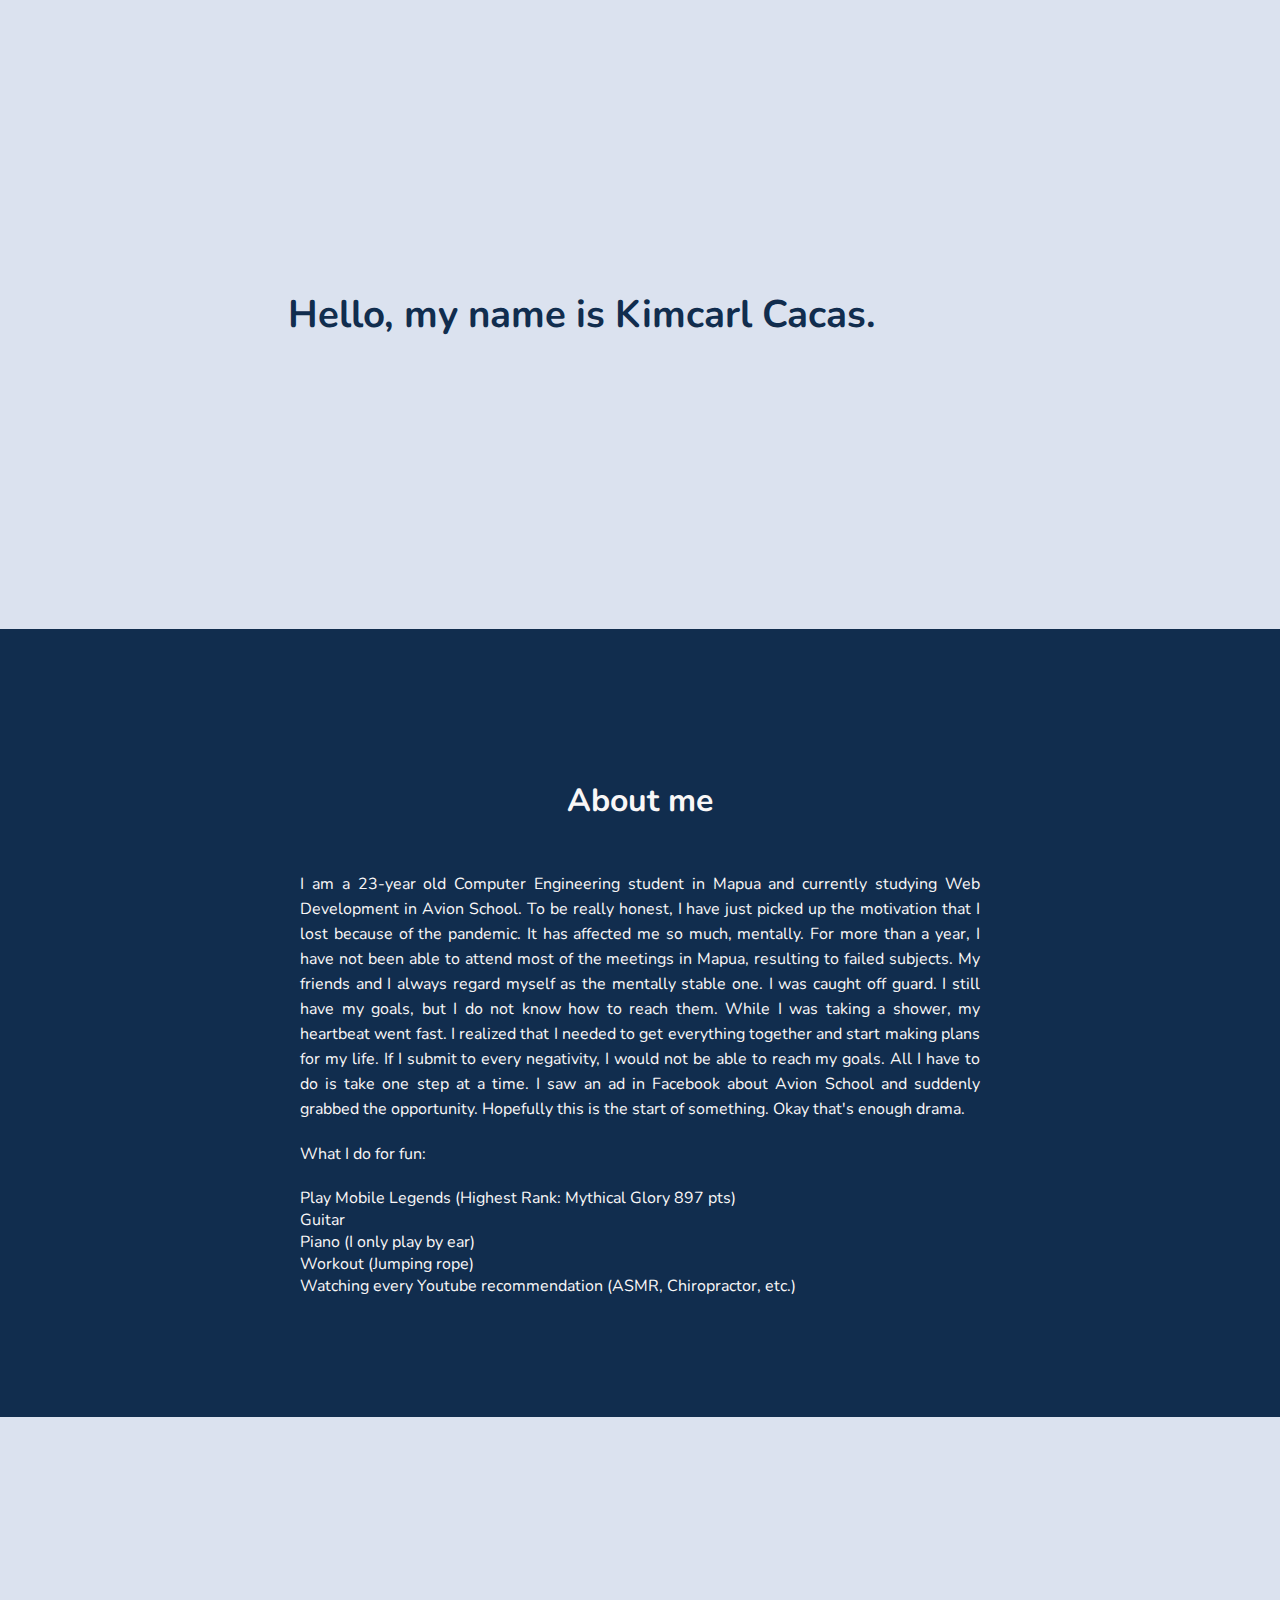
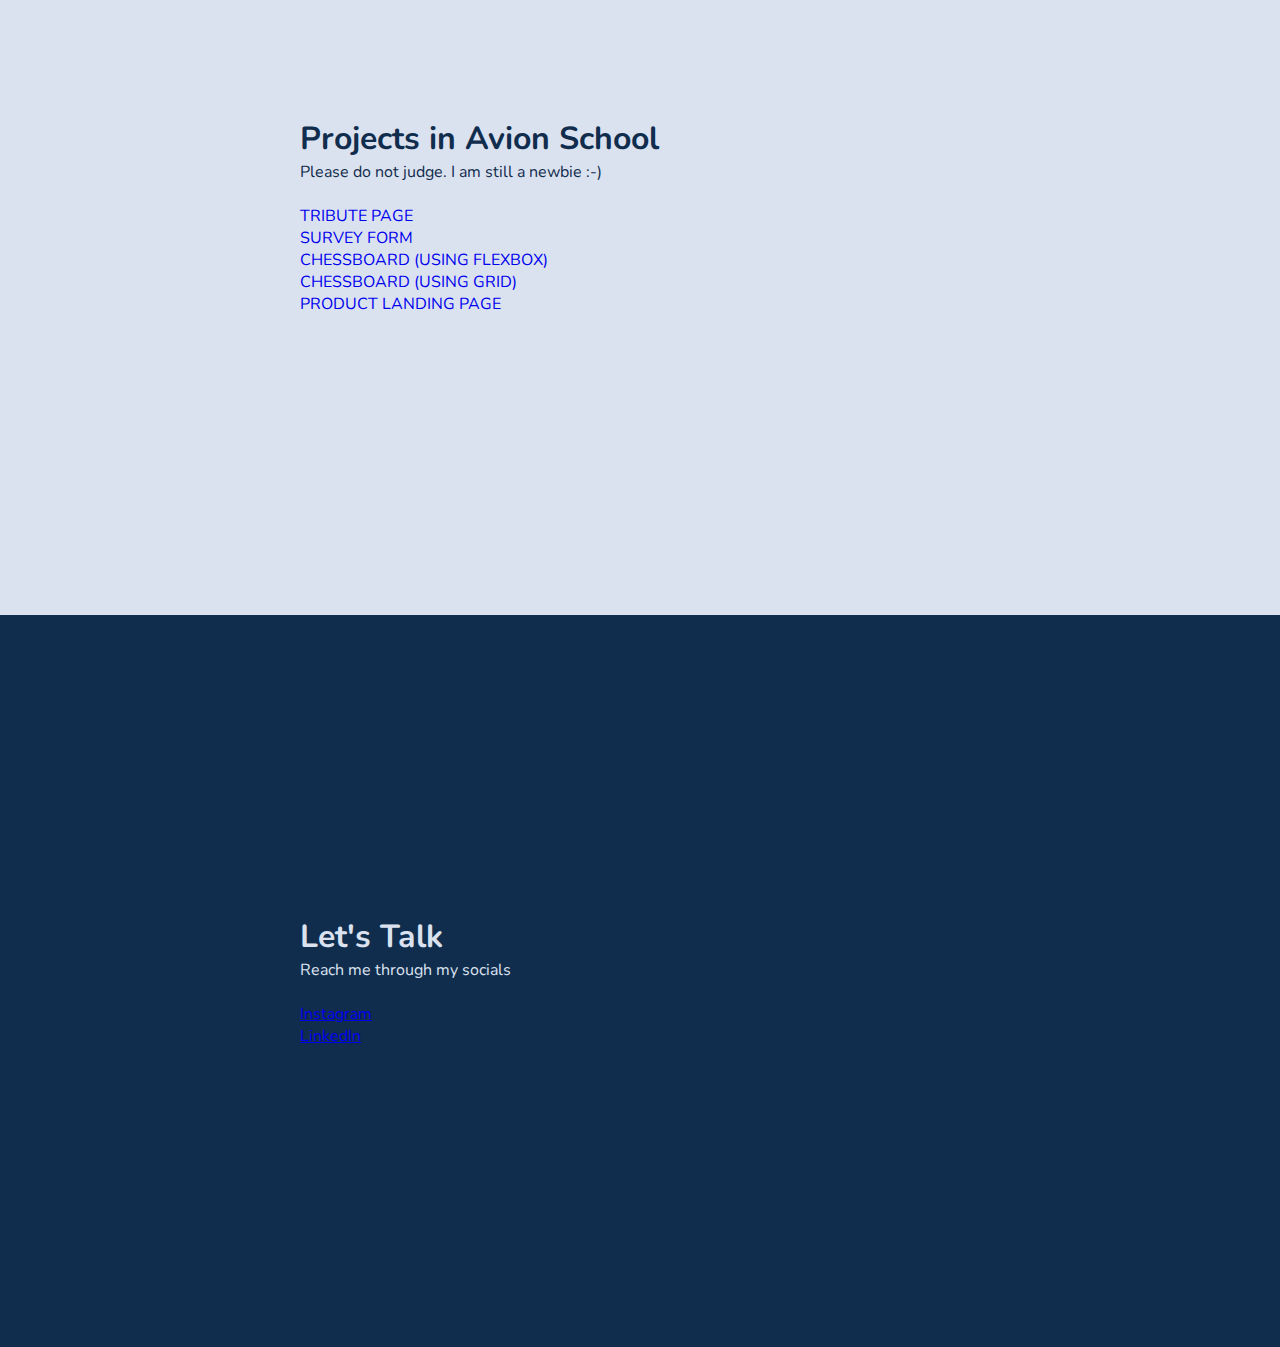
<file: index.html>
<!DOCTYPE html>
<html lang="en">
<head>
    <meta charset="UTF-8">
    <meta http-equiv="X-UA-Compatible" content="IE=edge">
    <meta name="viewport" content="width=device-width, initial-scale=1.0">
    <title>Kimcarl Cacas</title>
    <link rel="stylesheet" href="styles.css">
    <link rel="preconnect" href="https://fonts.googleapis.com">
<link rel="preconnect" href="https://fonts.gstatic.com" crossorigin>
<link href="https://fonts.googleapis.com/css2?family=Nunito:wght@300;400&display=swap" rel="stylesheet">


</head>
<body>

    <main class  = 'main-container'>
        <header id  = 'intro-container'>
            <div id = 'intro-text'>
                <h1>Hello, my name is Kimcarl Cacas.</h1>
            </div>
        </header>

        <section class = 'about-container'>
            <div id = 'about'>
                <h1>About me</h1>
            </div>

            <div id ='about-text'>
                <p align='justify'>
                    I am a 23-year old Computer Engineering student in Mapua and 
                    currently studying Web Development in Avion School. To be really honest, I have just picked up the motivation
                    that I lost because of the pandemic. It has affected me so much, mentally. For more than a year, I have not been
                    able to attend most of the meetings in Mapua, resulting to failed subjects. My friends and I always regard myself
                    as the mentally stable one. I was caught off guard. I still have my goals, but I do not know how to reach them. While I was taking a shower, my heartbeat went fast. I realized that I needed to get everything together and start
                    making plans for my life. If I submit to every negativity, I would not be able to reach my goals. All I have to do is
                    take one step at a time. I saw an ad in Facebook about Avion School and suddenly grabbed the opportunity. Hopefully
                    this is the start of something. Okay that's enough drama.
                </p>

                <p>
                    What I do for fun:
                    <ul>
                        <li>Play Mobile Legends (Highest Rank: Mythical Glory 897 pts)</li>
                        <li>Guitar</li>
                        <li>Piano (I only play by ear)</li>
                        <li>Workout (Jumping rope)</li>
                        <li>Watching every Youtube recommendation (ASMR, Chiropractor, etc.)</li>
                    </ul>
                </p>
            </div>
        </section>

        <section id = 'projects-container'>
            <div id = 'projects'>
                <h1>Projects in Avion School</h1>
                <p>Please do not judge. I am still a newbie :-)</p>
                <div class = 'project-item'><a target="_blank" href="tribute-page/index.html">TRIBUTE PAGE</a></div>
                <div class = 'project-item'><a target="_blank" href="survey-form/index.html">SURVEY FORM</a></div>
                <div class = 'project-item'><a target="_blank" href="chessboard/index.html">CHESSBOARD (USING FLEXBOX)</a></div>
                <div class = 'project-item'><a target="_blank" href="chessboard/grid.html">CHESSBOARD (USING GRID)</a></div>
                <div class = 'project-item'><a target="_blank" href="landing-page/index.html">PRODUCT LANDING PAGE</a></div>
            </div>
        </section>

        <section id = 'contact-container'>
            <h1>Let's Talk</h1>
            <p>Reach me through my socials</p>
            <div class="contact"><a target="_blank" href="https://instagram.com/kimcarl.c">Instagram</a></div>
            <div class="contact">
                <a target="_blank" href="https://linkedin.com/in/kbcacas">LinkedIn</a>
            </div>
        </section>

    </main>
   
</body>
</html>
</file>
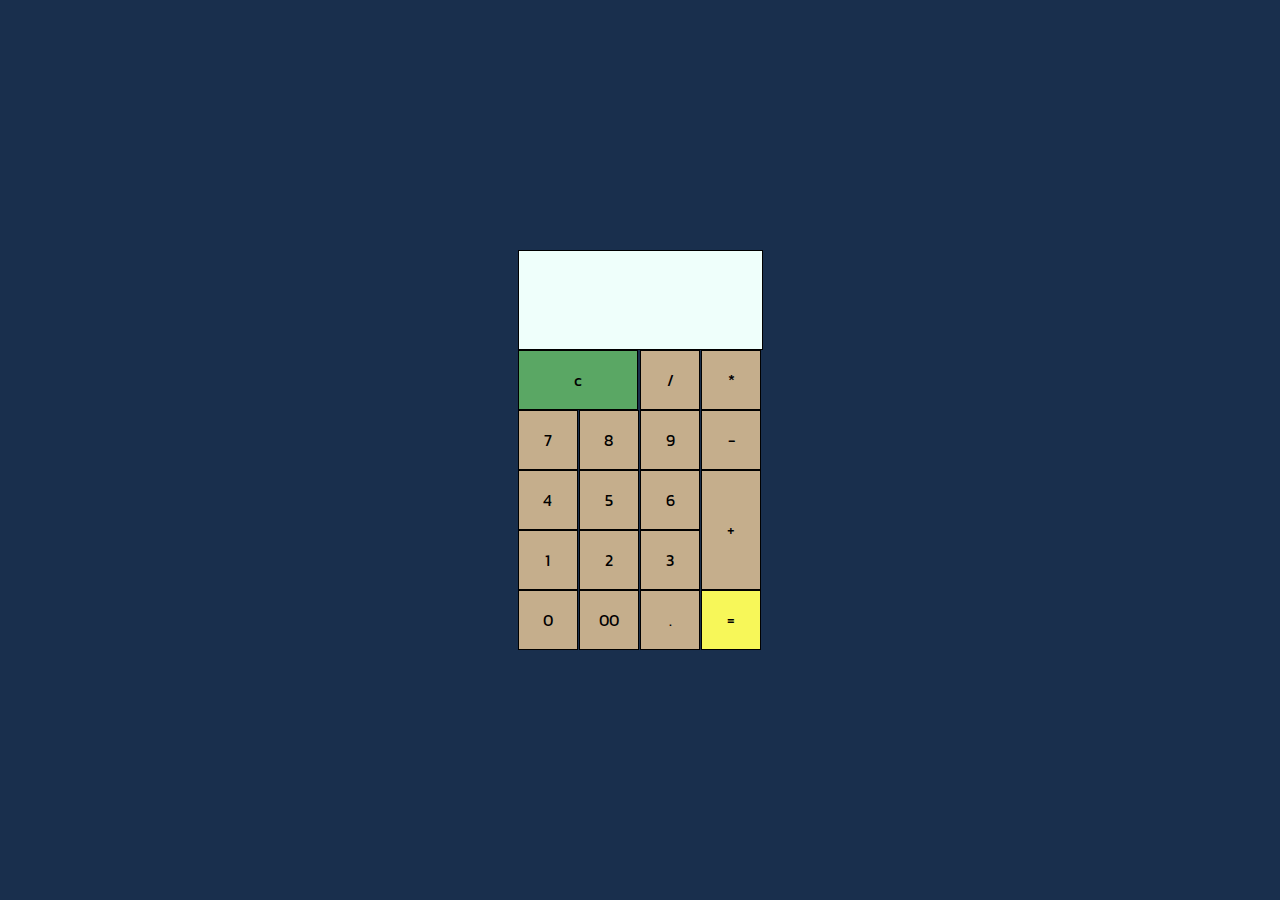
<file: calculator-activity/index.html>
<!DOCTYPE html>
<html lang="en">
<head>
   <meta charset="UTF-8">
   <meta http-equiv="X-UA-Compatible" content="IE=edge">
   <meta name="viewport" content="width=device-width, initial-scale=1.0">
   <link rel="stylesheet" href="style.css">
   <link rel="preconnect" href="https://fonts.googleapis.com">
<link rel="preconnect" href="https://fonts.gstatic.com" crossorigin>
<link href="https://fonts.googleapis.com/css2?family=Kanit&display=swap" rel="stylesheet">
   <title>Document</title>
</head>
<body>

   

   <form class = 'calculator' name = 'calc'>
      <input class = 'value' type="text" name="txt" readonly="">
      <span class = 'num clear' onclick = "document.calc.txt.value = ''">c</span>
      <span class = 'num' onclick = "document.calc.txt.value += '/'"">/</span>
      <span class = 'num' onclick = "document.calc.txt.value += '*'"">*</span>
      <span class = 'num' onclick = "document.calc.txt.value += '7'"">7</span>
      <span class = 'num' onclick = "document.calc.txt.value += '8'"">8</span>
      <span class = 'num' onclick = "document.calc.txt.value += '9'"">9</span>
      <span class = 'num' onclick = "document.calc.txt.value += '-'"">-</span>
      <span class = 'num' onclick = "document.calc.txt.value += '4'"">4</span>
      <span class = 'num' onclick = "document.calc.txt.value += '5'"">5</span>
      <span class = 'num' onclick = "document.calc.txt.value += '6'"">6</span>
      <span class = 'num plus' onclick = "document.calc.txt.value += '+'"">+</span>
      <span class = 'num' onclick = "document.calc.txt.value += '1'"">1</span>
      <span class = 'num' onclick = "document.calc.txt.value += '2'"">2</span>
      <span class = 'num' onclick = "document.calc.txt.value += '3'"">3</span>
      <span class = 'num' onclick = "document.calc.txt.value += '0'"">0</span>
      <span class = 'num' onclick = "document.calc.txt.value += '00'"">00</span>
      <span class = 'num' onclick = "document.calc.txt.value += '.'"">.</span>
      <span class = 'num equal' onclick = "document.calc.txt.value =eval(document.calc.txt.value)">=</span>

   </form>
   
</body>
</html>
</file>
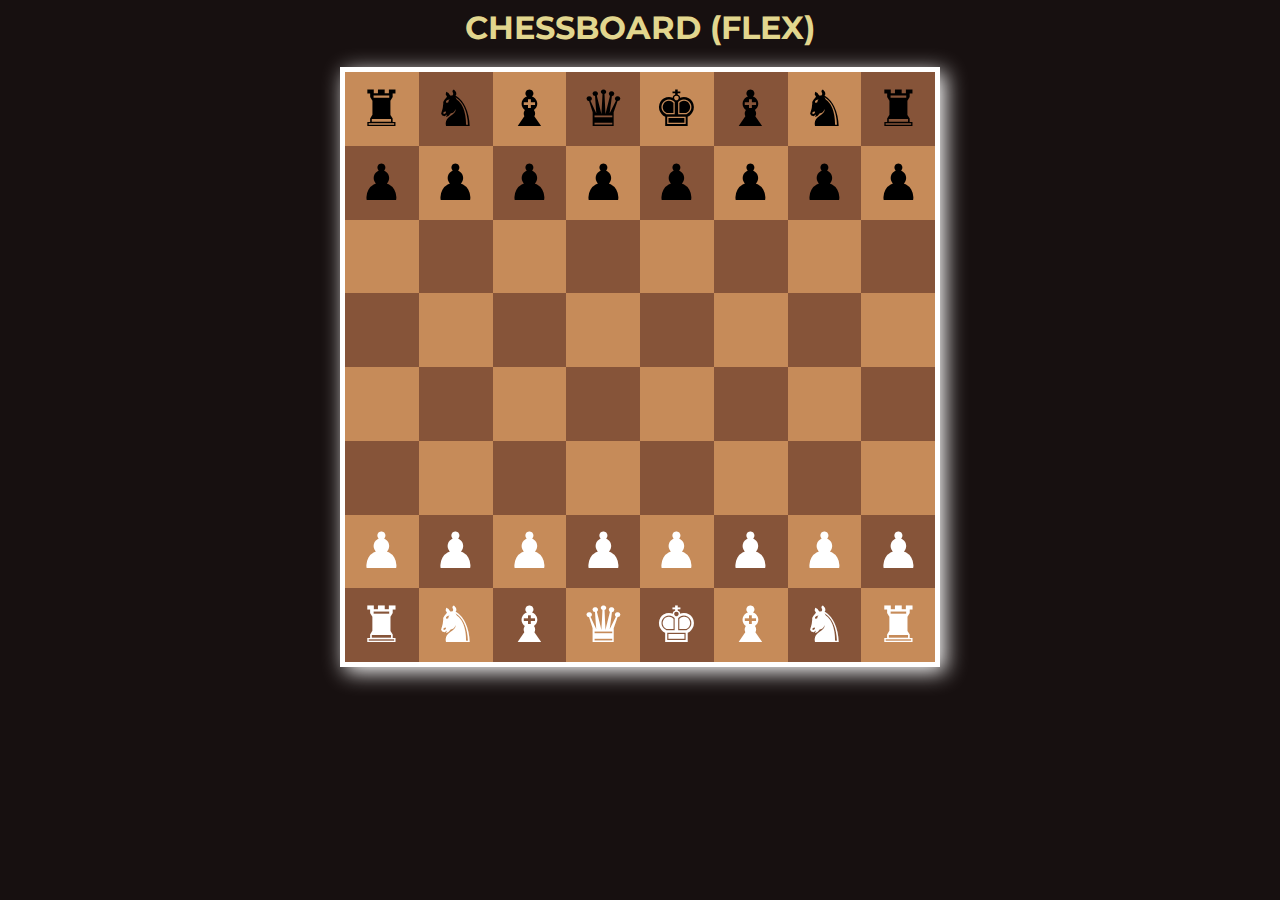
<file: chessboard/index.html>
<!DOCTYPE html>
<html lang="en">
<head>
    <meta charset="UTF-8">
    <meta http-equiv="X-UA-Compatible" content="IE=edge">
    <meta name="viewport" content="width=device-width, initial-scale=1.0">
    <link rel="stylesheet" href="styles.css">
    <link href="https://fonts.googleapis.com/css2?family=Corben&family=Montserrat:wght@500&family=Mukta:wght@500&family=Roboto&display=swap" rel="stylesheet">

    <title>Chessboard (FLEX)</title>
</head>
<body>

    <h1> CHESSBOARD (FLEX)</h1>
    <main id = 'board-container'>
        <div id="board">

            <div class="white top">&#9820;</div>
            <div class="black top">&#9822;</div>
            <div class="white top">&#9821;</div>
            <div class="black top">&#9819;</div>
            <div class="white top">&#9818;</div>
            <div class="black top">&#9821;</div>
            <div class="white top">&#9822;</div>
            <div class="black top">&#9820;</div>

            <div class="black top">&#9823;</div>
            <div class="white top">&#9823;</div>
            <div class="black top">&#9823;</div>
            <div class="white top">&#9823;</div>
            <div class="black top">&#9823;</div>
            <div class="white top">&#9823;</div>
            <div class="black top">&#9823;</div>
            <div class="white top">&#9823;</div>

            <div class="white"></div>
            <div class="black"></div>
            <div class="white"></div>
            <div class="black"></div>
            <div class="white"></div>
            <div class="black"></div>
            <div class="white"></div>
            <div class="black"></div>

            <div class="black"></div>
            <div class="white"></div>
            <div class="black"></div>
            <div class="white"></div>
            <div class="black"></div>
            <div class="white"></div>
            <div class="black"></div>
            <div class="white"></div>

            <div class="white"></div>
            <div class="black"></div>
            <div class="white"></div>
            <div class="black"></div>
            <div class="white"></div>
            <div class="black"></div>
            <div class="white"></div>
            <div class="black"></div>

            <div class="black"></div>
            <div class="white"></div>
            <div class="black"></div>
            <div class="white"></div>
            <div class="black"></div>
            <div class="white"></div>
            <div class="black"></div>
            <div class="white"></div>

            <div class="white bot">&#9823;</div>
            <div class="black bot">&#9823;</div>
            <div class="white bot">&#9823;</div>
            <div class="black bot">&#9823;</div>
            <div class="white bot">&#9823;</div>
            <div class="black bot">&#9823;</div>
            <div class="white bot">&#9823;</div>
            <div class="black bot">&#9823;</div>

            <div class="black bot">&#9820;</div>
            <div class="white bot">&#9822;</div>
            <div class="black bot">&#9821;</div>
            <div class="white bot">&#9819;</div>
            <div class="black bot">&#9818;</div>
            <div class="white bot">&#9821;</div>
            <div class="black bot">&#9822;</div>
            <div class="white bot">&#9820;</div>
        </div>
    </main>
       
    
</body>
</html>
</file>
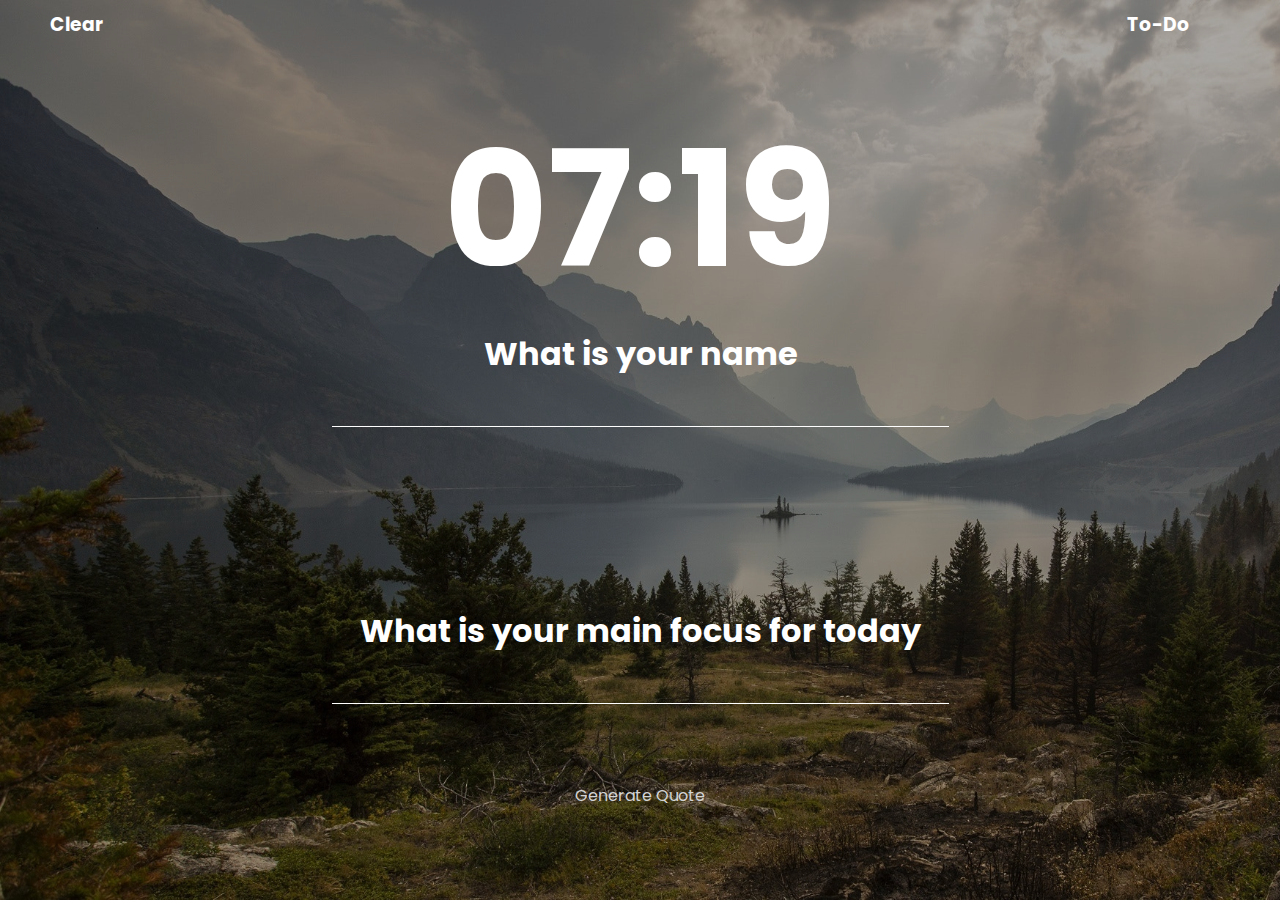
<file: momentum/index.html>
<!DOCTYPE html>
<html lang="en">
<head>
    <meta charset="UTF-8">
    <meta http-equiv="X-UA-Compatible" content="IE=edge">
    <meta name="viewport" content="width=device-width, initial-scale=1.0">
    <link rel="stylesheet" href="styles.css">
    <link rel="stylesheet" href="https://cdnjs.cloudflare.com/ajax/libs/font-awesome/4.7.0/css/font-awesome.min.css">
    <link rel="preconnect" href="https://fonts.googleapis.com">
<link rel="preconnect" href="https://fonts.gstatic.com" crossorigin>
<link href="https://fonts.googleapis.com/css2?family=Poppins&display=swap" rel="stylesheet">
<link rel="icon" href="assets/icon.png">
    <title>Momentum</title>
</head>
<body>
        <nav>
            <div class="nav-links">
                <div class="refresh">
                    <h3>Clear</h3>
                </div>
                <div class="todo-toggle">
                    <h3 class ='show-todo'>To-Do</h3>
                </div>  
            </div>
            
            <div class="todo-container">
                <div>
                    <h3>To-Do</h3>
                    <i style="font-size:24px" class="fa" id = 'close-btn'>&#xf00d;</i>
                </div>
                <form>
                    <input maxlength='30' type="text" class="todo-input" value ='' placeholder="Place todo here...">
                    <button class="todo-button" type = 'submit'>
                        <i class="fa fa-plus"></i>
                    </button>
                </form>

                <div class="todo-list-container">
                    <ul class="todo-list">
                    </ul>
                </div>
            </div>
        </nav>


        <section class="container">
            <div class="header">
                <div class="time"></div>
                <div class="container-name">
                    <div class="inputName">
                          <h1>What is your name</h1>
                            <input autocomplete="off" type="text" id="userName" onkeypress="greetings(event)" >
                    </div>
                    
                    <div class="greetings">
                    </div>
                    
                      <div class="container-focus">
                          <h1>What is your main focus for today</h1>
                            <input autocomplete="off" type="text" id="focusName" onkeypress="displayFocus(event)">
                          <div class="focusName">

                          </div>
                      </div>
                </div>

                <footer class="container-quotes">
                    <q class = 'quote' contenteditable="true" spellcheck="false" onkeypress="editQuote(this)"></q>
                    <div class="quotes-option-container">
                      <div class="quotes-option-flex">
                        <p class="quote-option-generate">Generate Quote</p>
                      </div>
                    </div>
                </footer>
            </div>
        </section>

    <script type="text/javascript" src = 'app.js' defer></script>
</body>
</html>
</file>
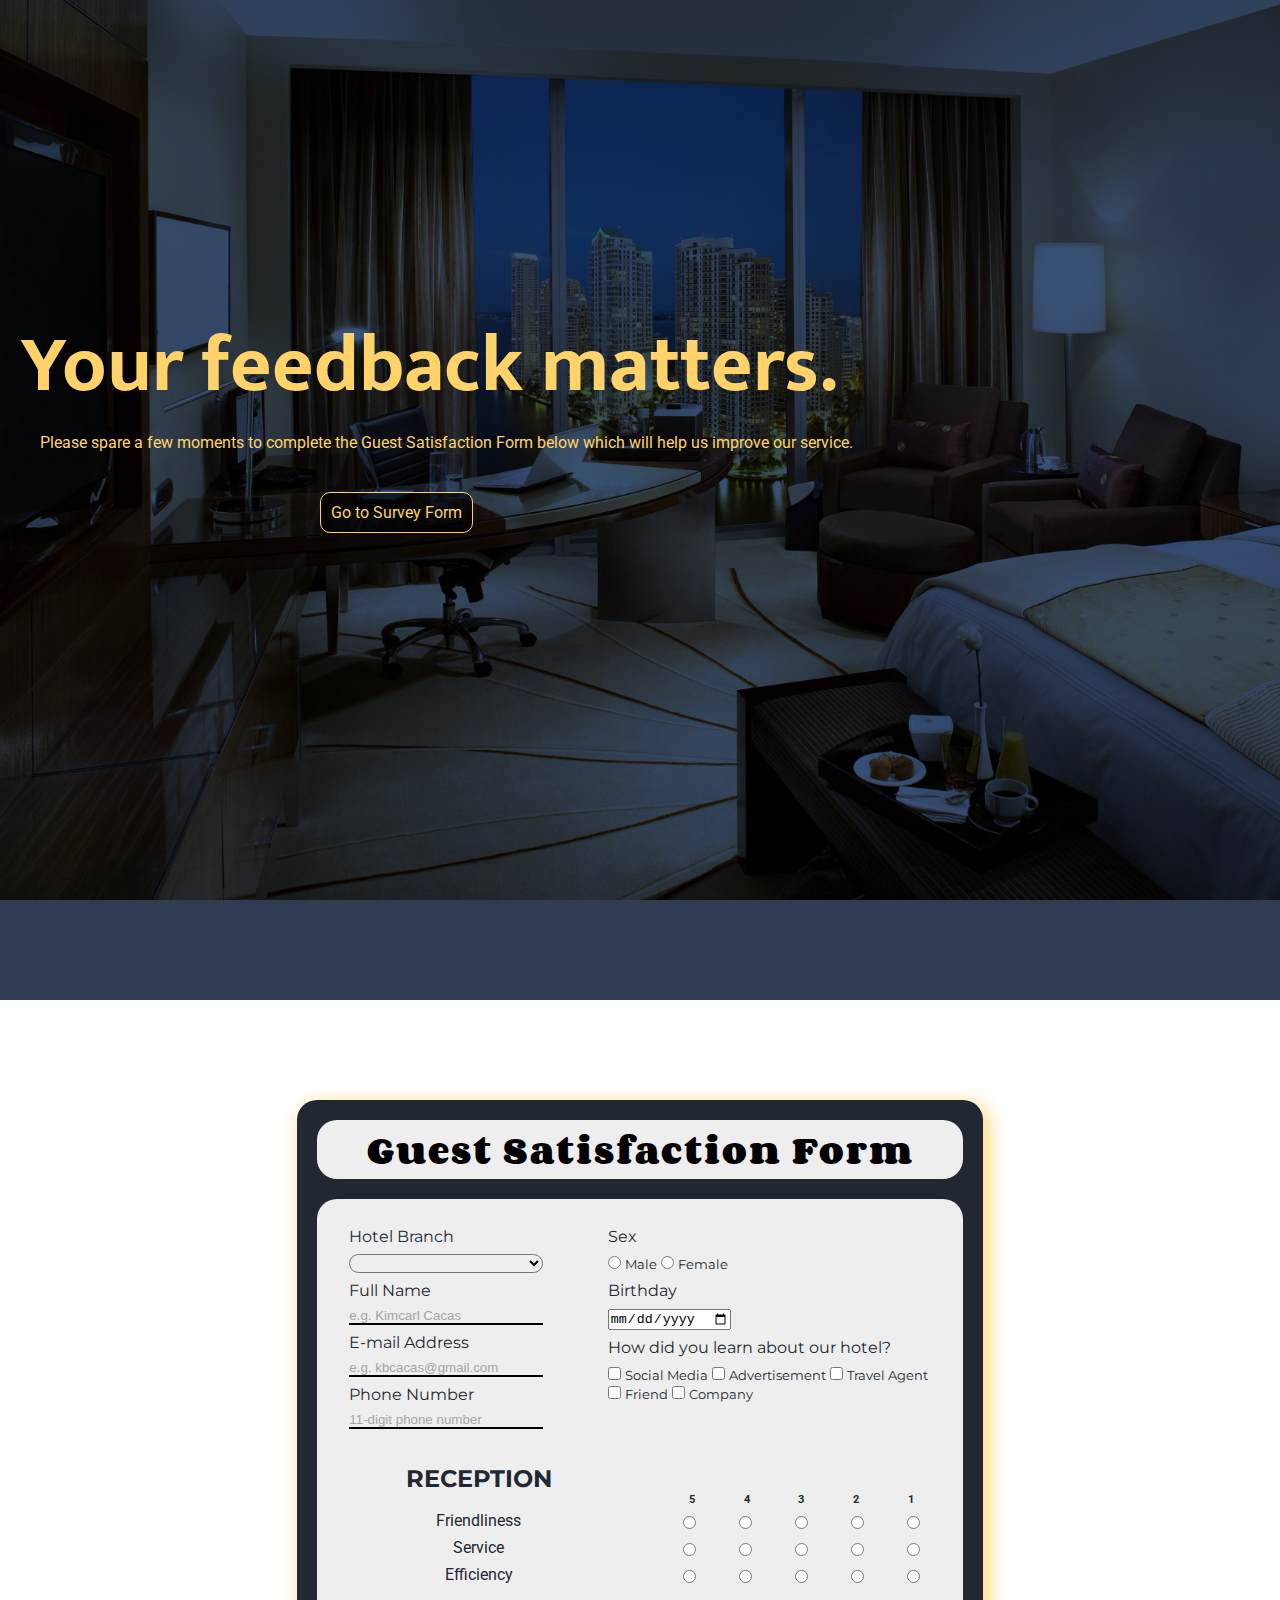
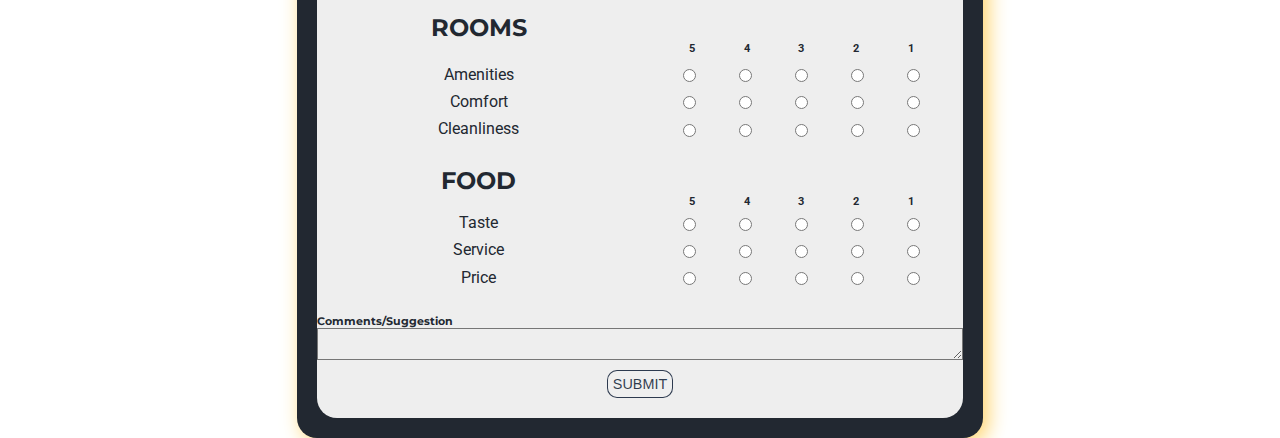
<file: survey-form/index.html>
<!DOCTYPE html>
<html lang="en">
<head>
    <meta charset="UTF-8">
    <meta http-equiv="X-UA-Compatible" content="IE=edge">
    <meta name="viewport" content="width=device-width, initial-scale=1.0">
    <title>Survey Form</title>
    <link rel="stylesheet" href="styles.css">
    <link rel="preconnect" href="https://fonts.googleapis.com">
<link rel="preconnect" href="https://fonts.gstatic.com" crossorigin>
<link href="https://fonts.googleapis.com/css2?family=Corben&family=Montserrat:wght@500&family=Mukta:wght@500&family=Roboto&display=swap" rel="stylesheet">

</head>
<body>
        <div class = 'parallax'>
            <div id = 'heading'>
                <h1 id = 'title'> Your feedback matters.</h1>
                <p id = 'description'>
                Please spare a few moments to complete the Guest Satisfaction Form below which will help us improve our service.
                </p>
                <div id = 'link'>
                    <a href="#whole-form">Go to Survey Form</a>
                </div>
            </div>  
        </div>

    <main class = 'container-main'>
        <div id = 'whole-form'>
            <h1 id = 'survey-title'> Guest Satisfaction Form</h1>
            <form onsubmit="window.location=document.getElementById('addressfield').nodeValue; return false" action="success.html" autocomplete="off" class ='form-survey' id = 'survey-form' method = 'GET'>

                <section class = 'personal-info'>
                    <div class = 'primary-info'>
                        <label for="branch" id = 'branch-label'>Hotel Branch</label>
                        <select name = 'branch' id='dropdown' required>
                            <option value disabled="disabled" selected=""></option>
                            <option value="manila">MANILA</option>
                            <option value="clark">CLARK</option>
                            <option value="cebu">CEBU CITY</option>
                        </select>

                        <label for="name" autocapitalize="words" id = 'name-label'>Full Name</label>
                        <input type="text" name = 'name' id ='name' placeholder="e.g. Kimcarl Cacas" required>
                        <label for="email" id = 'email-label'>E-mail Address</label>
                        <input type ='email' id = 'email' name = 'email' placeholder="e.g. kbcacas@gmail.com" required>
                        <label for="number" id = 'number-label' >Phone Number</label>
                        <input type="text" name = 'number' id = 'number' placeholder="11-digit phone number" pattern="[0]+\d{10}$" required>
                    </div>

                    <div class= 'secondary-info'>
                            <div class = 'sex-btn'>
                                <p>Sex</p>
                                <input type="radio" name = 'sex' value='male' id='sex-male'required>
                                <label for="sex-male" id = 'male'>Male</label>
                                <input type="radio" name = 'sex' value='female' id='sex-female'>
                                <label for="sex-female" id = 'female'>Female</label>
                            </div>

                            <div class = 'birthday'>
                                <p>Birthday</p>
                                <input type="date" name = 'birthday' required>
                            </div>
                            
                            <p>How did you learn about our hotel?</p>
                            <div class='checkboxes'>
                                <input type="checkbox" id = 'socmed' value = 'Social Media' name = 'Refer'>
                                <label for="socmed">Social Media</label>
                                <input type="checkbox" id = 'ads' value = 'Ads' name = 'Refer'>
                                <label for="ads">Advertisement</label>
                                <input type="checkbox" id = 'travelagent' value = 'Travel Agent' name='Refer'>
                                <label for="travelagent">Travel Agent</label>
                                <input type="checkbox" id = 'friend' value = 'Friend' name='Refer'>
                                <label for="friend">Friend</label>
                                <input type="checkbox" id = 'Company' value = 'Company' name = 'Refer'>
                                <label for="Company">Company</label>
                            </div>

                    </div>
                </section>

                <section class = 'survey-section'>
                    <div class = 'category'>
                        <h1>RECEPTION</h1>

                        <div class = 'item'>
                            <div class = 'label'></div>
                            <div class = 'value'>
                                <h6>5</h6>
                                <h6>4</h6>
                                <h6>3</h6>
                                <h6>2</h6>
                                <h6>1</h6>
                            </div>
                        </div>
                        
                        <div class = 'item'>
                        <div class = 'label'>Friendliness</div>
                        <div class = 'value'>
                            <input type="radio" name="question_1" value="5" required>
                            <input type="radio" name="question_1" value="4" >
                            <input type="radio" name="question_1" value="3" >
                            <input type="radio" name="question_1" value="2" >
                            <input type="radio" name="question_1" value="1" >
                        </div>
                        </div>

                        <div class = 'item'>
                        <div class = 'label'>Service</div>
                        <div class = 'value'>
                            <input type="radio" name="question_2" value="5" required>
                            <input type="radio" name="question_2" value="4" >
                            <input type="radio" name="question_2" value="3" >
                            <input type="radio" name="question_2" value="2" >
                            <input type="radio" name="question_2" value="1" >
                        </div>
                        </div>

                        <div class='item'>
                            <div class = 'label'>Efficiency</div>
                            <div class = 'value'>
                            <input type="radio" name="question_3" value="5" required>
                            <input type="radio" name="question_3" value="4" >
                            <input type="radio" name="question_3" value="3" >
                            <input type="radio" name="question_3" value="2" >
                            <input type="radio" name="question_3" value="1" >
                        </div>
                        </div>

                    </div>

                    <div class = 'category'>
                        <h1>ROOMS</h1>
                        <div class = 'item'>
                            <div class = 'item'>
                                <div class = 'label'></div>
                                    <div class = 'value'>
                                        <h6>5</h6>
                                        <h6>4</h6>
                                        <h6>3</h6>
                                        <h6>2</h6>
                                        <h6>1</h6>
                                    </div>
                            </div>
                        </div>
                        
                        <div class = 'item'>
                            <div class = 'label'>Amenities</div>
                            <div class = 'value'>
                            <input type="radio" name="question_4" value="5" required>
                            <input type="radio" name="question_4" value="4" >
                            <input type="radio" name="question_4" value="3" >
                            <input type="radio" name="question_4" value="2" >
                            <input type="radio" name="question_4" value="1" >
                            </div>
                        </div>

                        <div class = 'item'>
                            <div class = 'label'>Comfort</div>
                            <div class = 'value'>
                            <input type="radio" name="question_5" value="5" required>
                            <input type="radio" name="question_5" value="4" >
                            <input type="radio" name="question_5" value="3" >
                            <input type="radio" name="question_5" value="2" >
                            <input type="radio" name="question_5" value="1" >
                        </div>
                        </div>

                        <div class = 'item'>
                            <div class = 'label'>Cleanliness</div>
                            <div class = 'value'>
                            <input type="radio" name="question_6" value="5" required>
                            <input type="radio" name="question_6" value="4" >
                            <input type="radio" name="question_6" value="3" >
                            <input type="radio" name="question_6" value="2" >
                            <input type="radio" name="question_6" value="1" >
                        </div>
                        </div>
                    </div>
                        
                    <div class = 'category'>
                        <h1>FOOD</h1>
                        <div class = 'item'>
                            <div class = 'label'></div>
                            <div class = 'value'>
                                <h6>5</h6>
                                <h6>4</h6>
                                <h6>3</h6>
                                <h6>2</h6>
                                <h6>1</h6>
                            </div>
                        </div>


                        <div class  = 'item'>
                            <div class = 'label'>Taste</div>
                            <div class = 'value'>
                            <input type="radio" name="question_7" value="5" required>
                            <input type="radio" name="question_7" value="4" >
                            <input type="radio" name="question_7" value="3" >
                            <input type="radio" name="question_7" value="2" >
                            <input type="radio" name="question_7" value="1" >
                        </div>
                        </div>

                        <div class = 'item'>
                            <div class = 'label'>Service</div>
                            <div class = 'value'>
                            <input type="radio" name="question_8" value="5" required>
                            <input type="radio" name="question_8" value="4" >
                            <input type="radio" name="question_8" value="3" >
                            <input type="radio" name="question_8" value="2" >
                            <input type="radio" name="question_8" value="1" >
                        </div>
                        </div>

                        <div class = 'item'>
                            <div class = 'label'>Price</div>
                            <div class = 'value'>
                            <input type="radio" name="question_9" value="5" required>
                            <input type="radio" name="question_9" value="4" >
                            <input type="radio" name="question_9" value="3" >
                            <input type="radio" name="question_9" value="2" >
                            <input type="radio" name="question_9" value="1" >
                        </div>
                        </div>
                    </div>

                    <div class = 'comments'>
                        <h6>Comments/Suggestion</h6>
                        <textarea name="feedback" id="feedback" cols="50" rows="2"></textarea>
                    </div>

                    <div class = 'submit'>
                        <div class = 'submit-effect'>
                            <button type="submit" name="button" value="SUBMIT" id="submit"> SUBMIT</button>
                        </div>
                    </div>
                </section>
            </form>
            
         </div>
    </main>



</body>
</html>
</file>
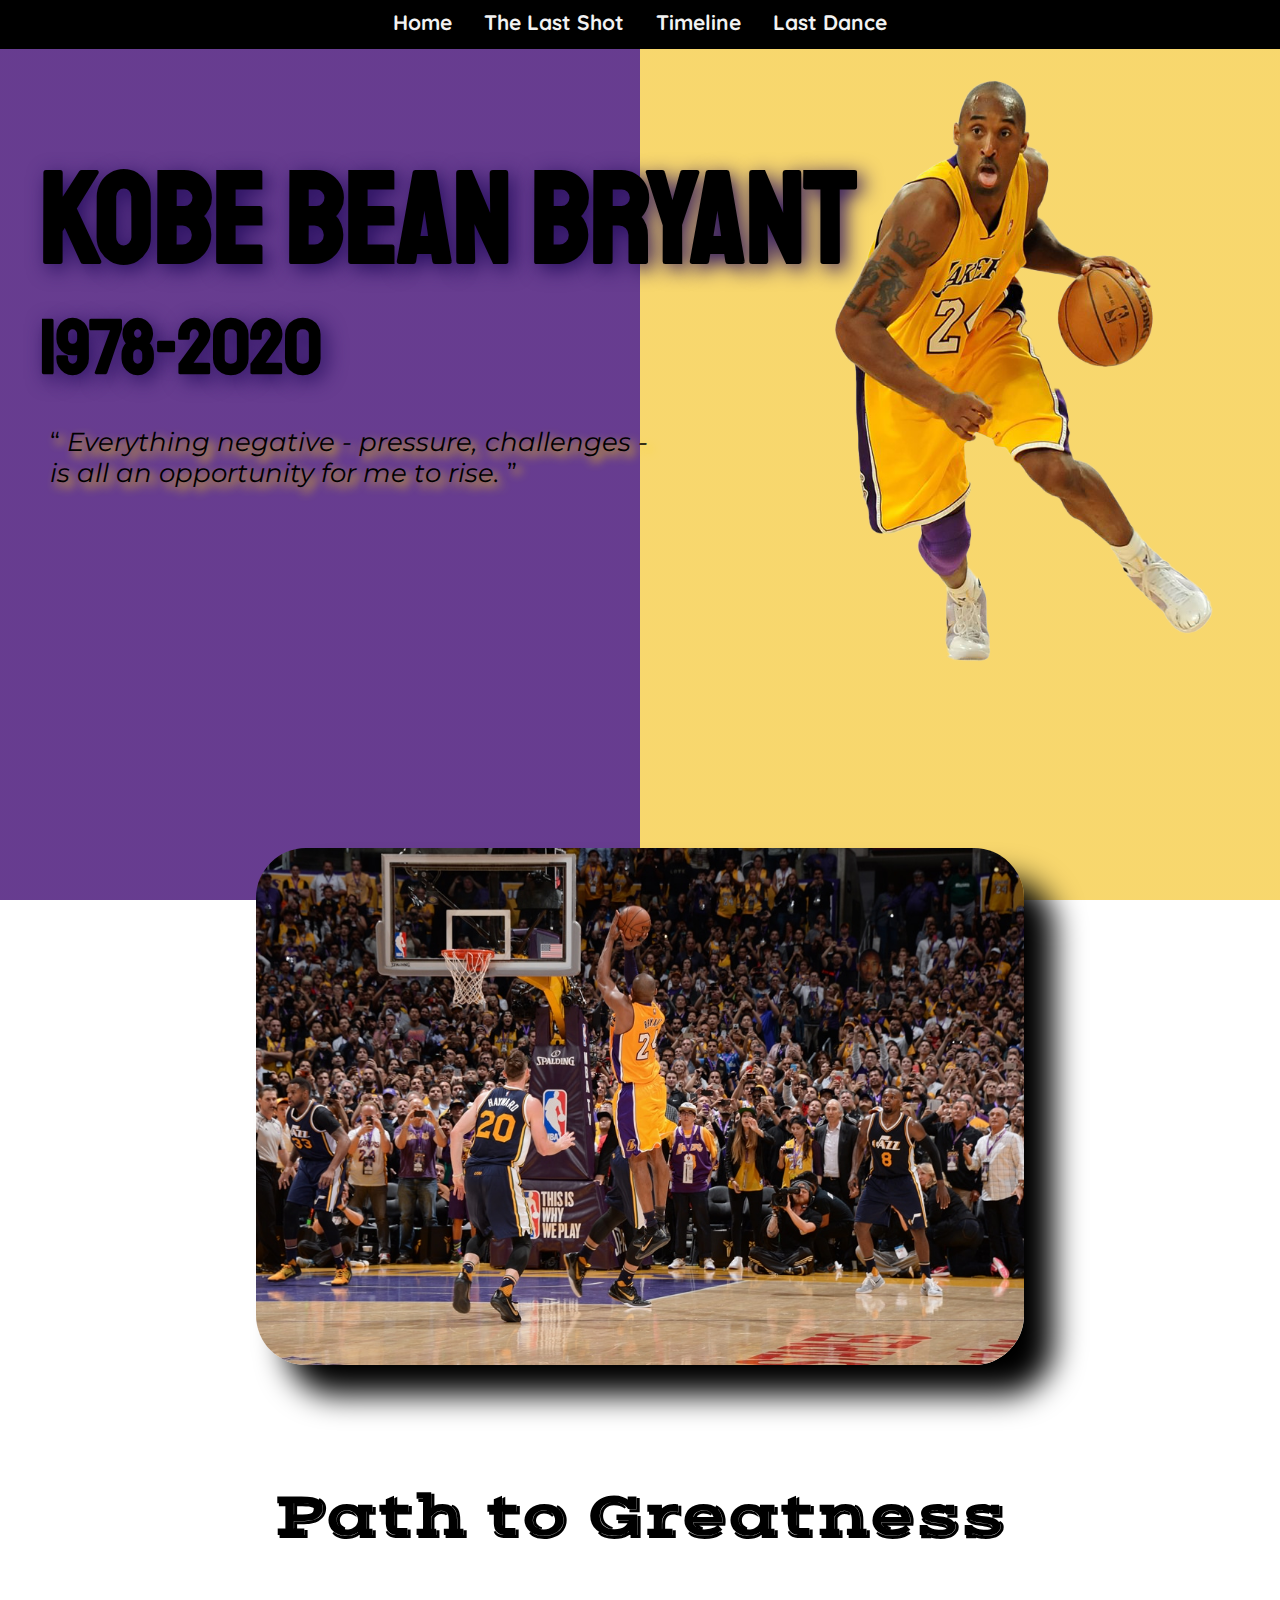
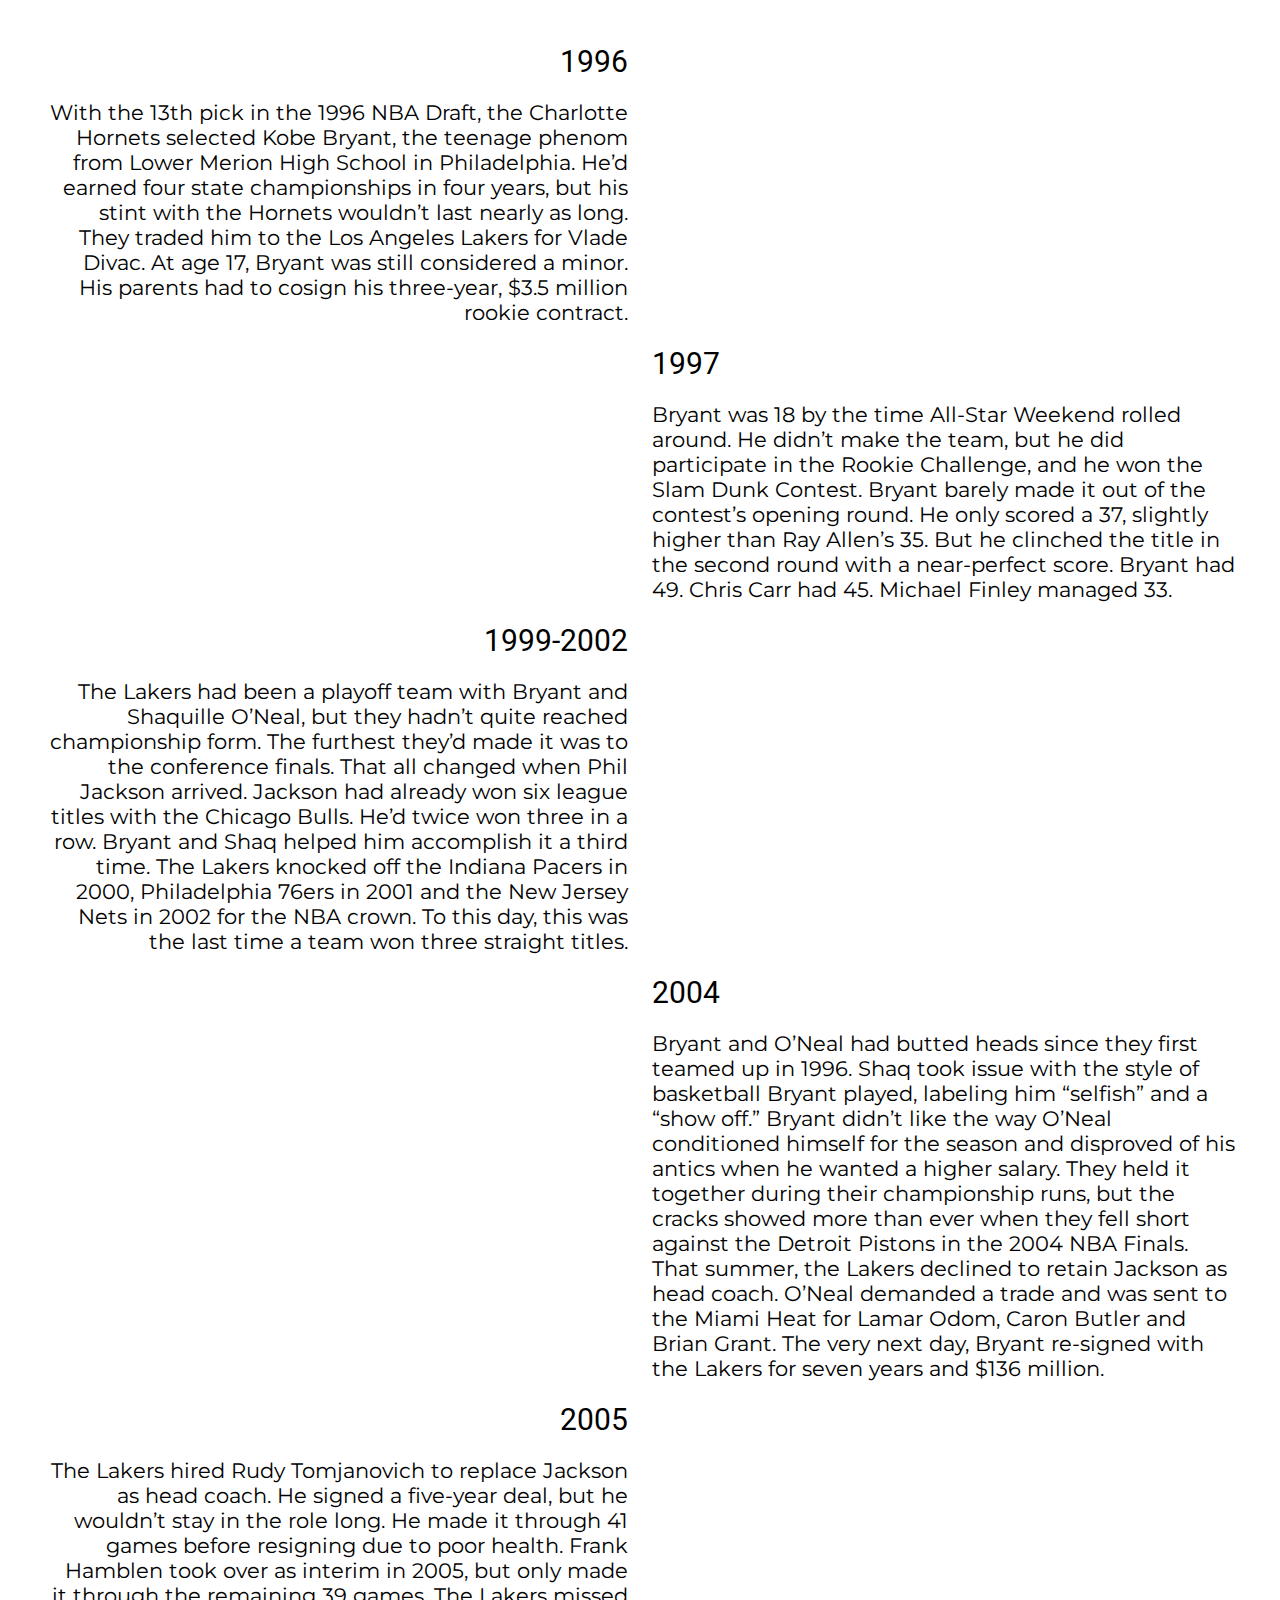
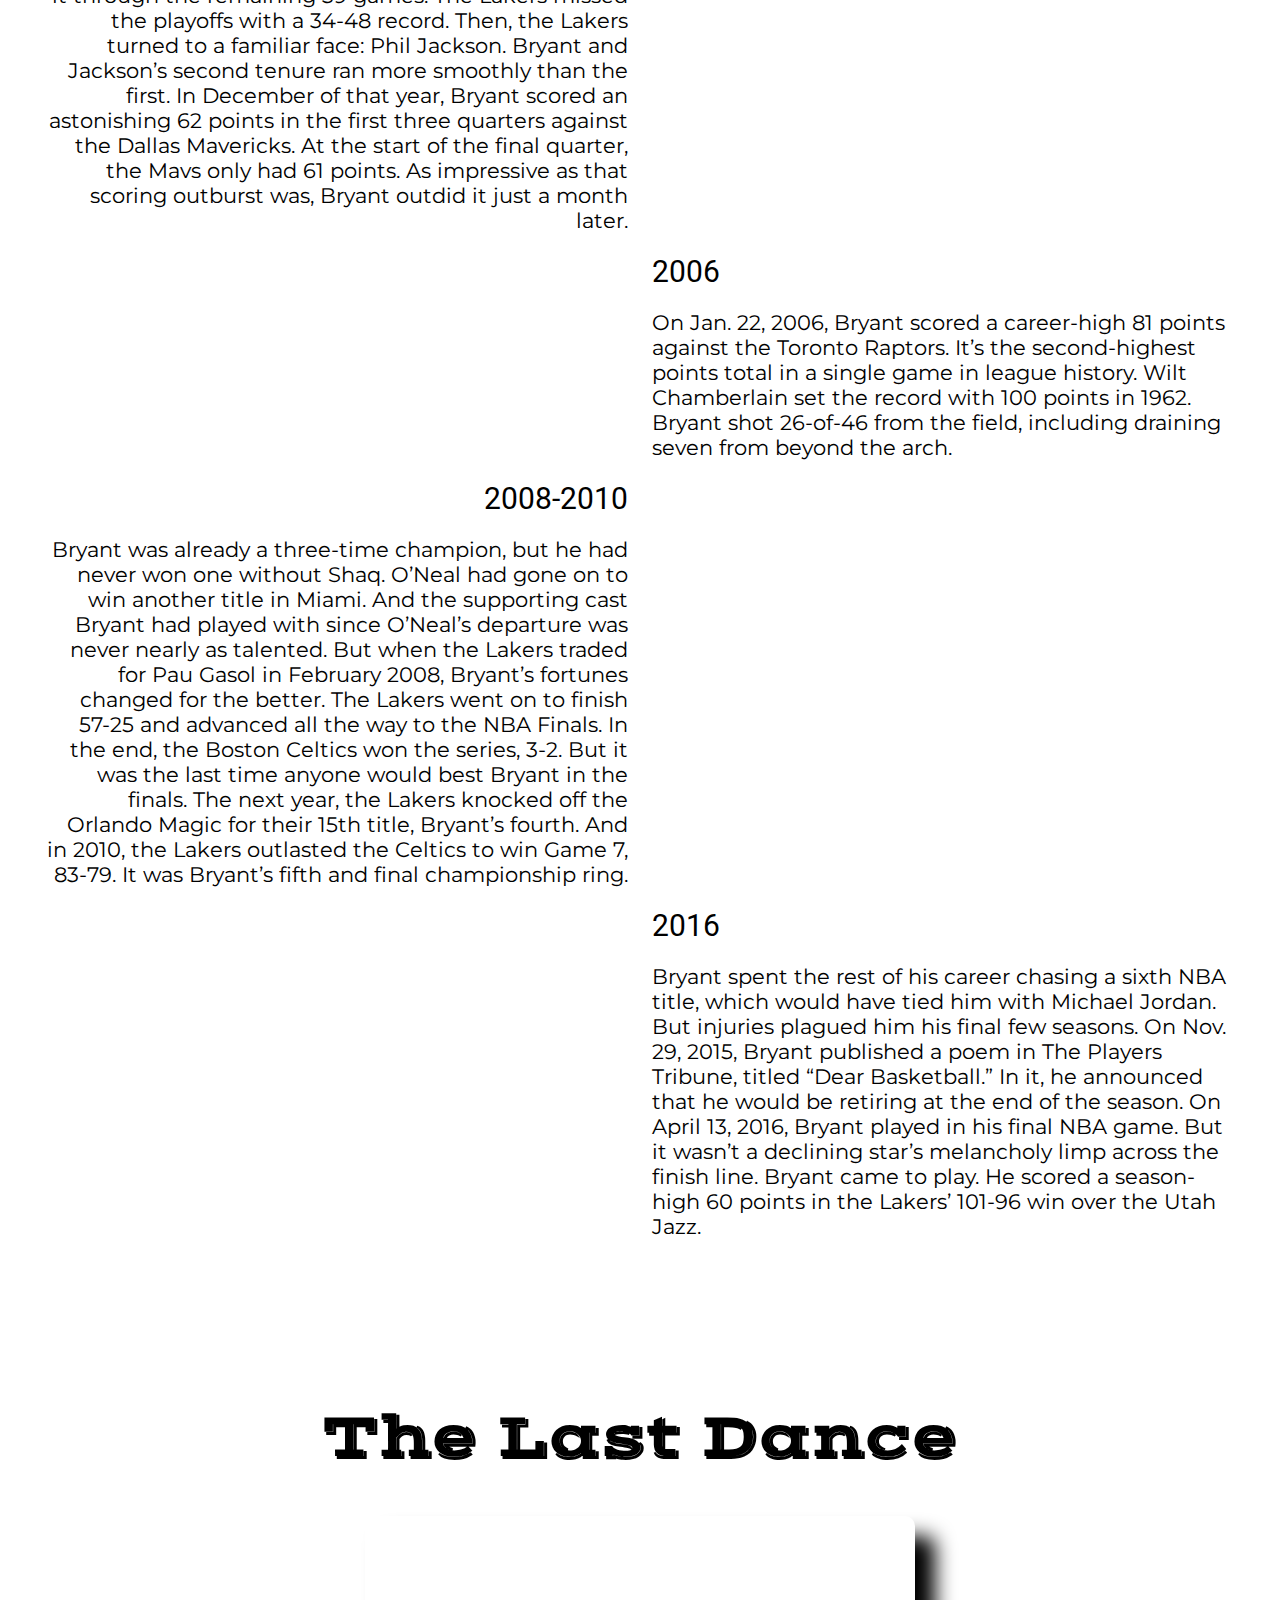
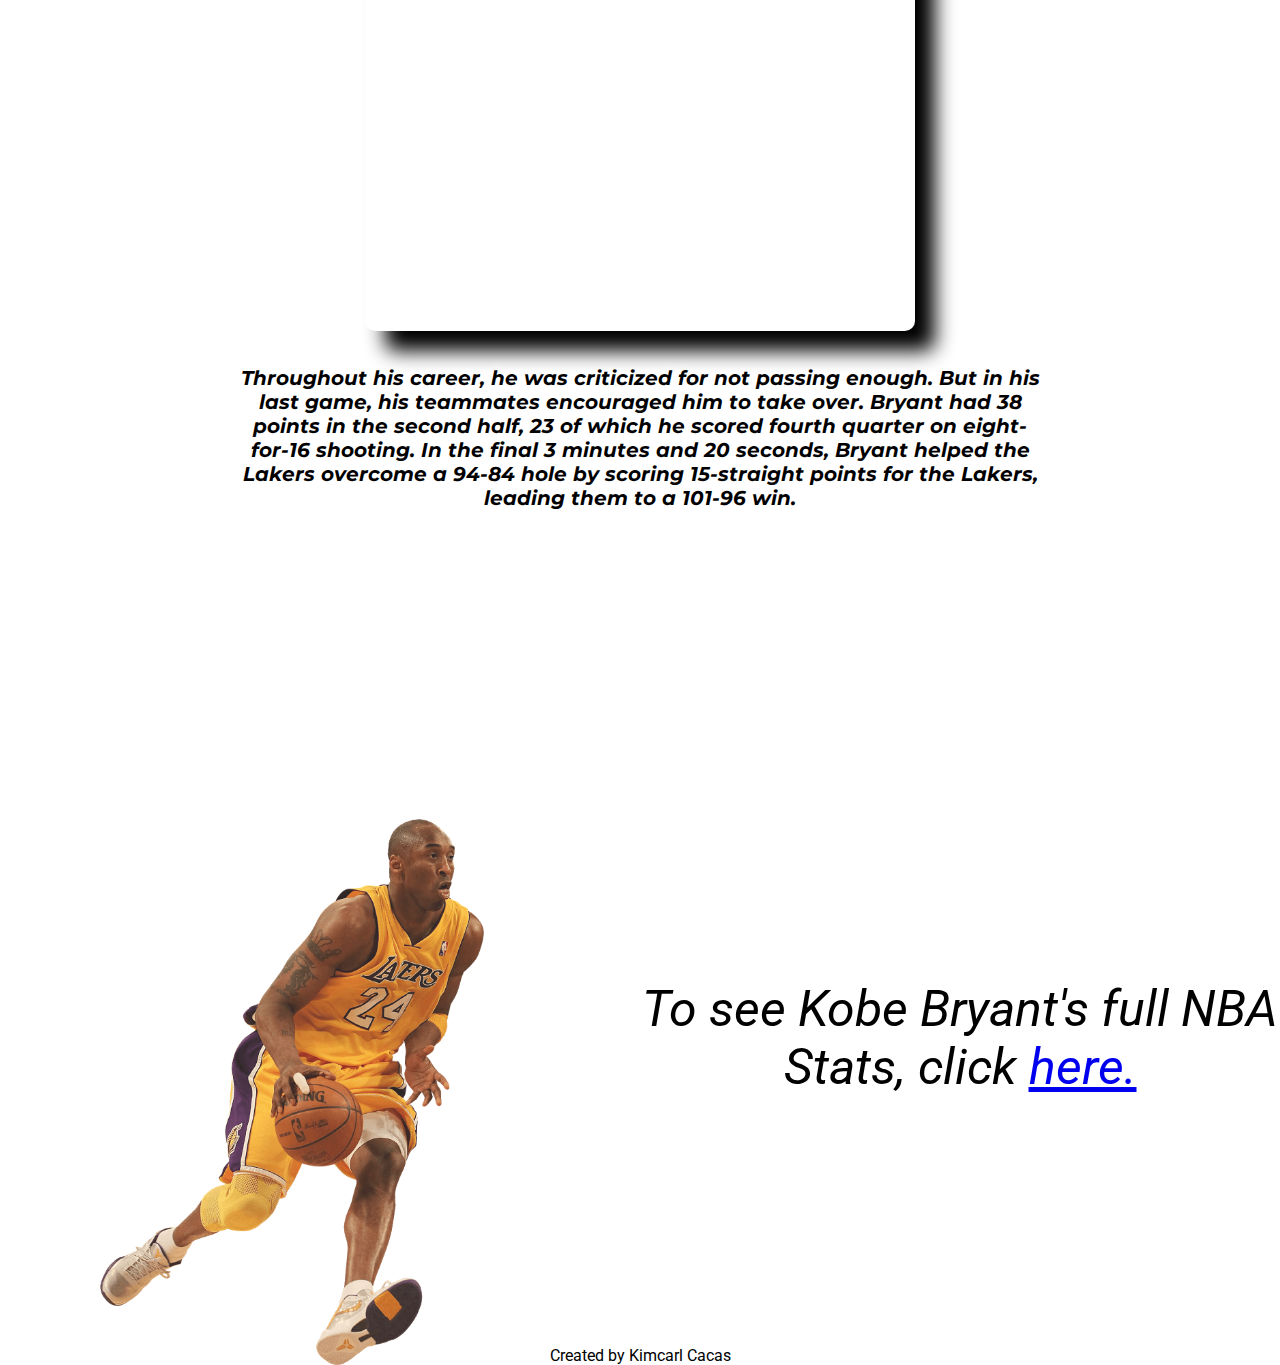
<file: tribute-page/index.html>
<!DOCTYPE html>
<html lang="en">
<head>
    <meta charset="UTF-8">
    <meta http-equiv="X-UA-Compatible" content="IE=edge">
    <meta name="viewport" content="width=device-width, initial-scale=1.0">
    <title>Kobe Bryant Tribute Page</title>
    <link rel="shortcut icon" href="logo.png">
    <link rel="preconnect" href="https://fonts.googleapis.com">
<link rel="preconnect" href="https://fonts.gstatic.com" crossorigin>
<link href="https://fonts.googleapis.com/css2?family=Roboto:ital,wght@0,100;0,400;0,700;1,100;1,700&family=Staatliches&family=Tillana&family=Vast+Shadow&display=swap" rel="stylesheet">
    
    <style>
        @import url('https://fonts.googleapis.com/css2?family=Roboto:ital,wght@0,100;0,400;0,700;1,100;1,700&family=Staatliches&family=Tillana&family=Vast+Shadow&display=swap');
        @import url('https://fonts.googleapis.com/css2?family=Montserrat&display=swap');
        @import url('https://fonts.googleapis.com/css2?family=Quicksand&display=swap');
        body,html{
            margin:0;
            scroll-behavior:smooth;
            padding: 0;
            background-image: linear-gradient(to left, #F7D25Baa 50%, #542482aa 50%);
            background-repeat: no-repeat;
            background-size:contain;
            background-attachment: fixed;
            background-position: center;
        }

        #main{
            font-family: ''Calibri Light'';
            background-image: url("kobe1.png"),url('kobe85.png');
            background-position-y:50px,bottom;
            background-position-x: 110%,100px;
            background-repeat:no-repeat;
            background-size: 50%,30%;
            padding-top:40px;
        }

        #title{
            text-shadow: 5px 5px 20px rgb(40, 16, 95);
            text-align: left;
            padding-top:60px;
            padding-left: 40px;
            margin-top:40px;
            margin-bottom:20px;
            display: flex;
            flex-flow:column;
            font-size: 10vw;
            font-family: 'Staatliches';
            transition:0.4s;
        }
        #title:hover{
            letter-spacing: 0.2rem;
            text-shadow: 5px 5px 50px rgb(229, 219, 255);
        }

        #title p{
            margin:0;
            font-size:60%;
        }
        img{
            border-radius: 50px;
            display:block;
            max-width: 100%;
            height:auto;
            box-shadow: 30px 30px 30px black;
        }

        #img-div{
            display:block;
            margin:auto;
            width:60%;
            padding-top:100px;
        }

        #timeline{
            display: flex;
            flex-direction: column;
            flex-wrap:wrap;
            font-size: 30px;
            color:rgb(0, 0, 0);
            margin:45px;
            padding:0;
        }

        #timeline h1{
            display:flex;
            padding-bottom:50px;
            justify-content: center;
            font-family: 'Vast Shadow';
            color:black;
            text-shadow: 5px 5px 20px white;
            text-align:center;
        }

        .year{
            font-family: 'Roboto';
        }

        .entry-left{
            display:flex;
            flex-wrap:wrap;
            justify-content: flex-end;
            color:black;
            max-width: 49%;
            text-align:right;
        }

        .entry-right{
            display: flex;
            flex-wrap:wrap;
            margin-left: auto;
            align-content:flex-start;
            max-width: 49%;
        }

        #timeline p{
            font-size: 21px;
            font-family:'Montserrat';
        }

        #tribute-info{
            text-align:center;
            display:flex;
            flex-direction: column;
            text-align: left;
            margin-left: 40px;
            max-width:50%;
            margin-bottom:250px;
        }
        #tribute-info q{
            margin:10px;
            padding:0;
            font-size: 2vw;
            text-shadow: 5px 5px 10px gold;
            font-family: 'Montserrat';
            transition:0.5s;
        }

        #tribute-info q:hover{
            letter-spacing: 0.020rem;
            text-shadow: 5px 5px 50px white;
        }

        #img-caption{
            position: relative; 
            font-family:'Roboto';
            display:block;border-radius: 20px;
            bottom: 80px; 
            background: rgba(0, 0, 0, 0.5); /* Black see-through */
            color: #f1f1f1; 
            max-width:800px;
            transition: .7s ease;
            opacity:0;
            margin-left: auto;
            margin-right: auto;
            font-size: 25px;
            text-align: center;
        }

        #img-div:hover #img-caption{
            opacity:1;
        }

        #links a{
            font-family: 'Quicksand';
            display: block;
            color: #f2f2f2;
            text-align: center;
            padding: 14px 16px;
            transition:0.5s;
            text-decoration: none;
            font-size: 21px;
        }

        #links h6{
            margin:0;
        }

        #links a:hover{
            background: rgb(255, 255, 255);
            color: black;
        }

        #links{
            overflow: hidden;
            background:black;
            position: fixed;
            width: 100%;
            display: flex;
            flex-direction: row;
            justify-content: center;
            margin:0;
            top:-5px;
        }

        #video {
            font-size: 30px;
            display:flex;
            flex-direction: column;
            align-items: center;
            margin:100px;
            padding-top:0;
        }

        #video h1{
            font-family: 'Vast Shadow';
            text-shadow: 5px 5px 20px white;
        }

        #yt-vid{
            box-shadow: 20px 20px 20px black;
            border-radius: 10px;
        }

        #footer{
            display:flex;
            flex-direction: column;
            align-items: center;
            font-family: 'Roboto';
            padding-top:200px;
        }

        #video-caption{
            padding-top:15px;
            font-family: 'Montserrat';
            font-size:20px;
            display: flex;
            max-width: 800px;
            text-align:center;
            padding-bottom:100px;
            text-shadow: 0px 0px 15px white;
        }
        
        #tribute-link{
            text-align: center;
            display:flex;
            text-decoration: none;
            font-family:'Roboto';
            font-size: 50px;
            margin-left: 50%;
            max-width: 100%;
            padding-top: 200px;
        }

    </style>


</head>

<body>

    <div id = "main">
        <nav id='links'>
            <h6>
            <a href="#main" id = 'home'>Home</a>
            </h6>
            <h6>
                <a href="#img-div" id= 'last-shot'>The Last Shot</a>
            </h6>
            <h6>
                <a href="#timeline" id = 'navtimeline'>Timeline</a>
            </h6>
            <h6>
                <a href="#video" id = 'last-dance'>Last Dance</a>
            </h6>
        </nav>
        <h1 id = "title">
            Kobe Bean Bryant
            <p>1978-2020</p>
        </h1>
        <section id = "tribute-info">
            <q>
                <i>
                    Everything negative - pressure, challenges - is all an opportunity for me to rise.
                </i>
            </q>
         </section>


        <div id = "img-div">
            <img id = "image" src="kobe-shot.jpg" alt="Kobe">
            <div id = "img-caption"><strong><i>Kobe Bryant's last field goal in the NBA</i></strong></div>
        </div>
        
        <div id="timeline">
            <div class = 'timeline-head'>
                <h1>Path to Greatness</h1>
            </div>


            <div class = 'entry-left'>
                <div class = 'year '> 1996 </div>
                    <div class = 'content'>
                        <p>
                            With the 13th pick in the 1996 NBA Draft, the Charlotte Hornets selected Kobe Bryant, the teenage phenom from Lower Merion High School in Philadelphia. He’d earned four state championships in four years, but his stint with the Hornets wouldn’t last nearly as long. They traded him to the Los Angeles Lakers for Vlade Divac. At age 17, Bryant was still considered a minor. His parents had to cosign his three-year, $3.5 million rookie contract.
                        </p>
                    </div>
            </div>
            <div class = 'entry-right'>
                <div class = 'year '> 1997 </div>
                    <div class = 'content'>
                        <p >
                            Bryant was 18 by the time All-Star Weekend rolled around. He didn’t make the team, but he did participate in the Rookie Challenge, and he won the Slam Dunk Contest. Bryant barely made it out of the contest’s opening round. He only scored a 37, slightly higher than Ray Allen’s 35. But he clinched the title in the second round with a near-perfect score. Bryant had 49. Chris Carr had 45. Michael Finley managed 33.
                        </p>
                    </div>
            </div>

            <div class = 'entry-left'>
                <div class = 'year '> 1999-2002 </div>
                    <div class = 'content'>
                        <p >
                           The Lakers had been a playoff team with Bryant and Shaquille O’Neal, but they hadn’t quite reached championship form. The furthest they’d made it was to the conference finals. That all changed when Phil Jackson arrived. Jackson had already won six league titles with the Chicago Bulls. He’d twice won three in a row. Bryant and Shaq helped him accomplish it a third time. The Lakers knocked off the Indiana Pacers in 2000, Philadelphia 76ers in 2001 and the New Jersey Nets in 2002 for the NBA crown. To this day, this was the last time a team won three straight titles.
                        </p>
                    </div>
            </div>

            <div class = 'entry-right'>
                <div class = 'year '> 2004 </div>
                    <div class = 'content'>
                        <p >
                            Bryant and O’Neal had butted heads since they first teamed up in 1996. Shaq took issue with the style of basketball Bryant played, labeling him “selfish” and a “show off.” Bryant didn’t like the way O’Neal conditioned himself for the season and disproved of his antics when he wanted a higher salary. They held it together during their championship runs, but the cracks showed more than ever when they fell short against the Detroit Pistons in the 2004 NBA Finals. That summer, the Lakers declined to retain Jackson as head coach. O’Neal demanded a trade and was sent to the Miami Heat for Lamar Odom, Caron Butler and Brian Grant. The very next day, Bryant re-signed with the Lakers for seven years and $136 million.
                        </p>
                    </div>
            </div>

            <div class = 'entry-left'>
                <div class = 'year '> 2005 </div>
                    <div class = 'content'>
                        <p>
                            The Lakers hired Rudy Tomjanovich to replace Jackson as head coach. He signed a five-year deal, but he wouldn’t stay in the role long. He made it through 41 games before resigning due to poor health. Frank Hamblen took over as interim in 2005, but only made it through the remaining 39 games. The Lakers missed the playoffs with a 34-48 record. Then, the Lakers turned to a familiar face: Phil Jackson. Bryant and Jackson’s second tenure ran more smoothly than the first. In December of that year, Bryant scored an astonishing 62 points in the first three quarters against the Dallas Mavericks. At the start of the final quarter, the Mavs only had 61 points. As impressive as that scoring outburst was, Bryant outdid it just a month later.
                        </p>
                    </div>
            </div>

            <div class = 'entry-right'>
                <div class = 'year '> 2006 </div>
                    <div class = 'content'>
                        <p>
                            On Jan. 22, 2006, Bryant scored a career-high 81 points against the Toronto Raptors. It’s the second-highest points total in a single game in league history. Wilt Chamberlain set the record with 100 points in 1962. Bryant shot 26-of-46 from the field, including draining seven from beyond the arch.
                        </p>
                    </div>
            </div>

            <div class = 'entry-left'>
                <div class = 'year '> 2008-2010 </div>
                    <div class = 'content'>
                        <p>
                            Bryant was already a three-time champion, but he had never won one without Shaq. O’Neal had gone on to win another title in Miami. And the supporting cast Bryant had played with since O’Neal’s departure was never nearly as talented. But when the Lakers traded for Pau Gasol in February 2008, Bryant’s fortunes changed for the better. The Lakers went on to finish 57-25 and advanced all the way to the NBA Finals. In the end, the Boston Celtics won the series, 3-2. But it was the last time anyone would best Bryant in the finals. The next year, the Lakers knocked off the Orlando Magic for their 15th title, Bryant’s fourth. And in 2010, the Lakers outlasted the Celtics to win Game 7, 83-79. It was Bryant’s fifth and final championship ring.
                        </p>
                    </div>
            </div>

            <div class = 'entry-right'>
                <div class = 'year '> 2016 </div>
                    <div class = 'content'>
                        <p>
                            Bryant spent the rest of his career chasing a sixth NBA title, which would have tied him with Michael Jordan. But injuries plagued him his final few seasons. On Nov. 29, 2015, Bryant published a poem in The Players Tribune, titled “Dear Basketball.” In it, he announced that he would be retiring at the end of the season. On April 13, 2016, Bryant played in his final NBA game. But it wasn’t a declining star’s melancholy limp across the finish line. Bryant came to play. He scored a season-high 60 points in the Lakers’ 101-96 win over the Utah Jazz.
                        </p>
                    </div>
            </div>
            
        </div>

        <div id = 'video'>
            <div id = 'video-header'><h1>The Last Dance</h1></div>
            <iframe id = 'yt-vid' width="550" height="415" src="https://www.youtube.com/embed/Rx2inwUj_F0" title="YouTube video player" frameborder="0" allow="accelerometer; autoplay; clipboard-write; encrypted-media; gyroscope; picture-in-picture" allowfullscreen></iframe>    
            <div id = 'video-caption'>
                <p><i><strong>Throughout his career, he was criticized for not passing enough. But in his last game, his teammates encouraged him to take over. 
    
                    Bryant had 38 points in the second half, 23 of which he scored fourth quarter on eight-for-16 shooting.
                    
                    In the final 3 minutes and 20 seconds, Bryant helped the Lakers overcome a 94-84 hole by scoring 15-straight points for the Lakers, leading them to a 101-96 win. 
                    
                   </strong> </i>
                   </p>
            </div>
        </div>

        <div id = "tribute-link">
            <p> <i><strong></strong>To see Kobe Bryant's full NBA Stats, click <a id = 'kobestats-link' target = "_blank" href="https://www.basketball-reference.com/players/b/bryanko01.html">here.</a></i></p>
            </a>
        </div>

        <footer id = 'footer'>
            Created by Kimcarl Cacas
        </footer>


    </div>


    
</body>
</html>
</file>
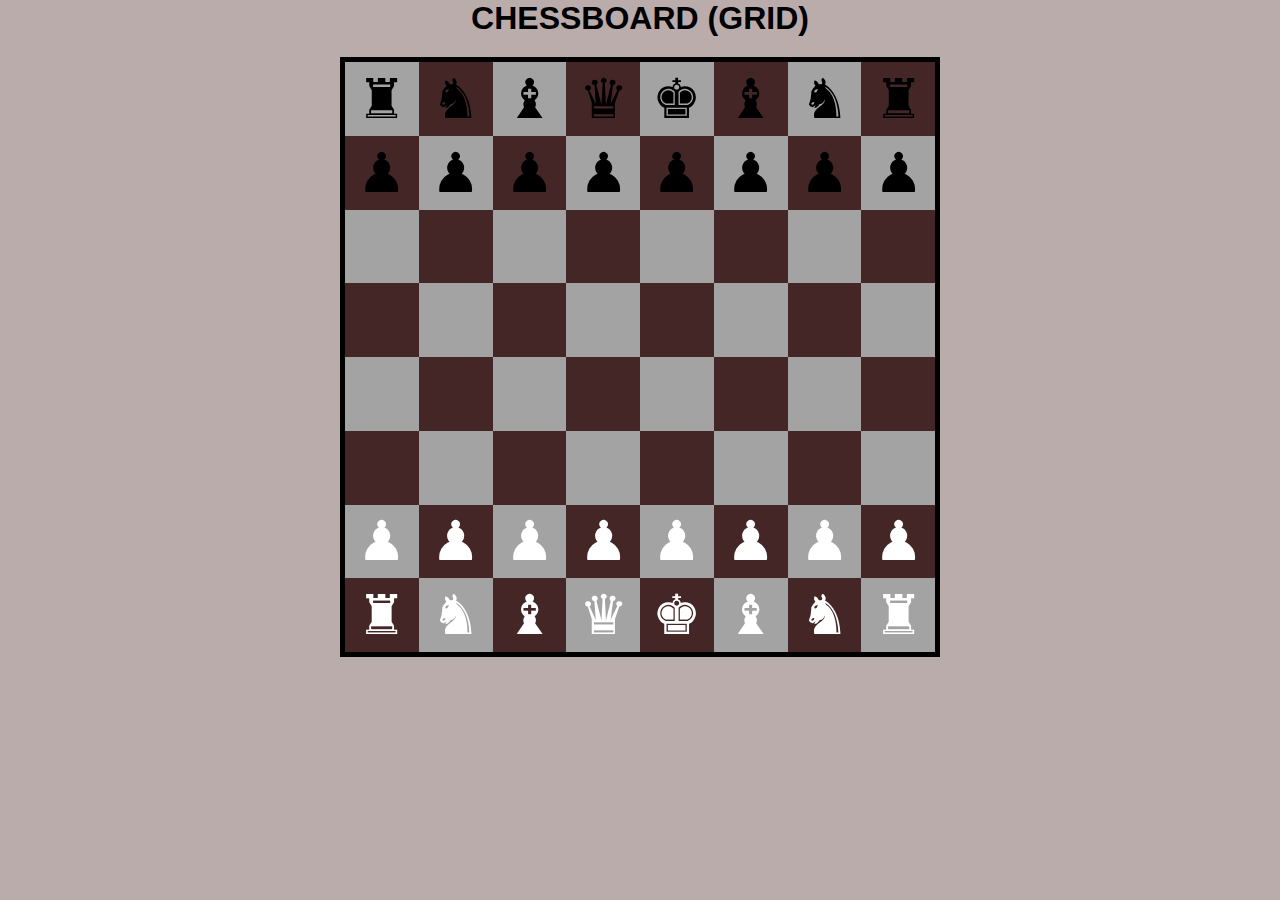
<file: chessboard/grid.html>
<!DOCTYPE html>
<html lang="en">
<head>
    <meta charset="UTF-8">
    <meta http-equiv="X-UA-Compatible" content="IE=edge">
    <meta name="viewport" content="width=device-width, initial-scale=1.0">
    <link rel="stylesheet" href="gridstyles.css">
    <title>Chessboard (Grid)</title>
</head>
<body>

    <h1>CHESSBOARD (GRID)</h1>
    <div id=grid-container>
        <div class="white top">&#9820;</div>
            <div class="black top">&#9822;</div>
            <div class="white top">&#9821;</div>
            <div class="black top">&#9819;</div>
            <div class="white top">&#9818;</div>
            <div class="black top">&#9821;</div>
            <div class="white top">&#9822;</div>
            <div class="black top">&#9820;</div>

            <div class="black top">&#9823;</div>
            <div class="white top">&#9823;</div>
            <div class="black top">&#9823;</div>
            <div class="white top">&#9823;</div>
            <div class="black top">&#9823;</div>
            <div class="white top">&#9823;</div>
            <div class="black top">&#9823;</div>
            <div class="white top">&#9823;</div>

            <div class="white"></div>
            <div class="black"></div>
            <div class="white"></div>
            <div class="black"></div>
            <div class="white"></div>
            <div class="black"></div>
            <div class="white"></div>
            <div class="black"></div>

            <div class="black"></div>
            <div class="white"></div>
            <div class="black"></div>
            <div class="white"></div>
            <div class="black"></div>
            <div class="white"></div>
            <div class="black"></div>
            <div class="white"></div>

            <div class="white"></div>
            <div class="black"></div>
            <div class="white"></div>
            <div class="black"></div>
            <div class="white"></div>
            <div class="black"></div>
            <div class="white"></div>
            <div class="black"></div>

            <div class="black"></div>
            <div class="white"></div>
            <div class="black"></div>
            <div class="white"></div>
            <div class="black"></div>
            <div class="white"></div>
            <div class="black"></div>
            <div class="white"></div>

            <div class="white bot">&#9823;</div>
            <div class="black bot">&#9823;</div>
            <div class="white bot">&#9823;</div>
            <div class="black bot">&#9823;</div>
            <div class="white bot">&#9823;</div>
            <div class="black bot">&#9823;</div>
            <div class="white bot">&#9823;</div>
            <div class="black bot">&#9823;</div>

            <div class="black bot">&#9820;</div>
            <div class="white bot">&#9822;</div>
            <div class="black bot">&#9821;</div>
            <div class="white bot">&#9819;</div>
            <div class="black bot">&#9818;</div>
            <div class="white bot">&#9821;</div>
            <div class="black bot">&#9822;</div>
            <div class="white bot">&#9820;</div>

    </div>
    
</body>
</html>
</file>
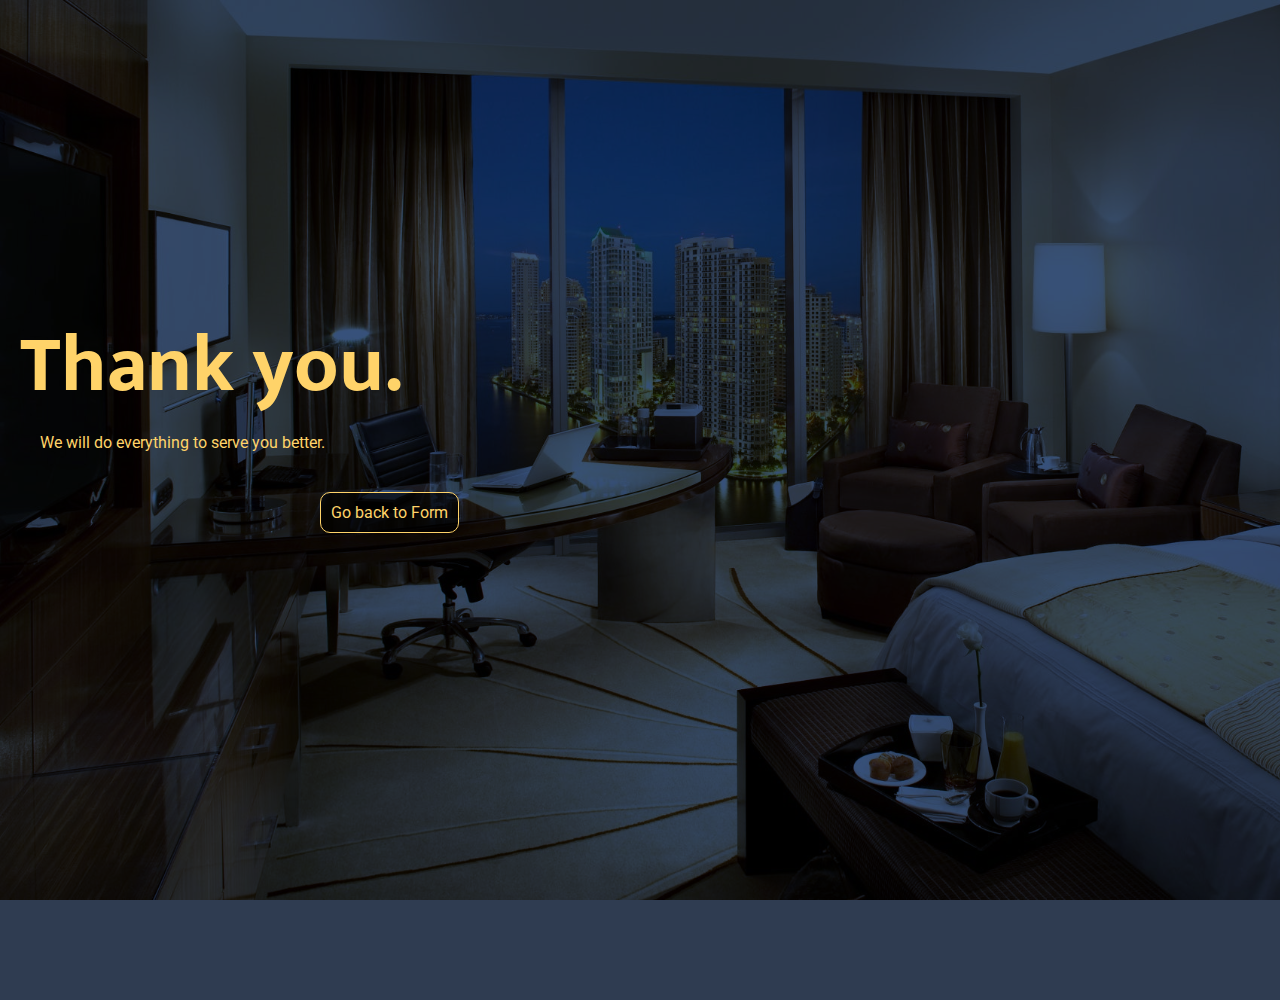
<file: survey-form/success.html>
<!DOCTYPE html>
<html lang="en">
    
<head>
    <meta charset="UTF-8">
    <meta http-equiv="X-UA-Compatible" content="IE=edge">
    <meta name="viewport" content="width=device-width, initial-scale=1.0">
    <title>Thank you</title>
    <link rel="stylesheet" href="styles.css">
    <link href="https://fonts.googleapis.com/css2?family=Corben&family=Montserrat:wght@500&family=Mukta:wght@500&family=Roboto&display=swap" rel="stylesheet">

</head>


<body>
    <div class = 'parallax'>
        <div id = 'heading'>
            <h1 id = 'title'> Thank you.</h1>
            <div id = 'name'> </div>
            <p id = 'description'>
            We will do everything to serve you better.
            </p>
            <div id = 'link'>
                <a href="index.html">Go back to Form</a>
            </div>
        </div>
    </div>
</body>

<!-- <script>
    let urlSearchParams = new URLSearchParams(window.location.search);
    let params = Object.fromEntries(urlSearchParams.entries());
</script> -->


</html>
</file>
<file: styles.css>
<!--
*,
*::after,
*::before {
    margin: 0;
    padding: 0;
    box-sizing: border-box; 
}


.main-container{
    max-width: 100%;
    display:block;
    font-family:'Nunito';
}

#intro-container{
    background-color: #DBE2EF;
    max-width: 100%;
    padding: 15em;
    font-size:1.5vw;
    color:#112D4E;
}

.about-container{
    background:#112D4E;
    color:#F9F7F7;
    display: flex;
    flex-direction: column;
    flex-wrap: wrap;
    align-items: center;
    justify-content: space-around;
    padding: 100px 300px;
}

#about{
    margin:50px;
}

p{
    padding-bottom: 20px;
    line-height: 25px;
}

ul{
    list-style-type: none;
}



#projects-container{
    background:#DBE2EF;
    color: #112D4E;
    padding:300px 300px;
    display: flex;
    flex-direction: column;
    flex-wrap:wrap;
}

.project-item>a{
    text-decoration: none;
    transition:0.5s;
}
.project-item>a:visited{
    color:#112D4E;
}

.project-item>a:hover{
    color:blue;
}



#contact-container{
    background:#112D4E;
    color:#DBE2EF;
    padding:300px 300px;
    display:flex;
    flex-direction: column;
    flex-wrap: wrap;
}

#contact-container>a:visited{
    color:#DBE2EF;
}











-->
</file>
<file: calculator-activity/style.css>
<!--

*,
*::before,
*::after{
    padding:0;
    margin:0;
    box-sizing: border-box;
    font-family: Kanit;
}

body{
    display:flex;
    justify-content: center;
    
    align-items: center;
    min-height:100vh;
    background: #192f4d;
}

.calculator{
    position: relative;
    display: grid;
}

.calculator .value{
    grid-column: span 4;
    height:100px;
    text-align:right;
    border:none;
    outline:none;
    padding:10px;
    font-size:18px;
    border:1px solid black;
    background:#effffb;
}

.calculator span{
    display: grid;
    width: 60px;
    height:60px;
    color:black;
    place-items:center;
    border:1px solid black;
    background:#c5ae8c;
}


.calculator span:active{
    background:#242424;
    color:#effffb;
}

.calculator span.clear{
    grid-column: span 2;
    width:120px;
    background:#5aa764
}

.calculator span.plus{
    grid-row: span 2;
    height:120px;
}

.calculator span.equal{
    background:rgb(247, 247, 89);
}





-->
</file>
<file: chessboard/styles.css>
<!--

*{
	box-sizing: border-box;
}

body,html{
    background:#171010;
    text-align: center;
}
h1{
    font-family: 'montserrat';
    color:rgb(226, 214, 142);
    padding-bottom: 20px;
	margin: auto;
}
#board-container{
    max-width: 100%;
    display:block;
}

#board{
    display:flex;
    flex-wrap:wrap;
    flex-direction: row;
    max-width: 600px;
	max-height: 600px;
	width: 100vw;
	height: 100vw;
    border: 5px solid white;
    box-shadow:5px 5px 20px white;

    position: relative;
	top: 0;
	right: 0;
	bottom: 0;
	left: 0;
	margin: auto;
}

.black{
    display:flex;
    flex-wrap:wrap;
    flex-direction: row;
    background-color:#865439;
    width:12.5%;
    height:12.5%;
}

.white{
    flex-wrap:wrap;
    flex-direction: row;
    background-color:#C68B59;
    display:flex;
    width:12.5%;
    height:12.5%
}

.top {
    color:black;
    justify-content: center;
    align-content: center;
    font-size:50px;
}

.bot{
    color:white;
    font-size:50px;
    justify-content: center;
    align-content: center;
}

@media screen and (max-width:620px) {

    .top,
    .bot{
        font-size:7vw;
    }
    
}








-->
</file>
<file: momentum/styles.css>
<!--
*{
    padding:0;
    margin:0;
    box-sizing: border-box;
    font-family:poppins;
}

body{
    background:url('assets/bg.jpg'),rgba(0, 0, 0, 0.329);
    background-blend-mode: overlay;
    background-repeat:no-repeat;
    background-size:cover;
    background-attachment: fixed;
    width:100vw;
    height:100vh;
    color:#ffffff;
}

nav{
    width:100%;
    position:absolute;
    padding:10px 50px;
    overflow-x: hidden;
    display:flex;
}

.nav-links{
    display: flex;
    justify-content: space-between;
    width:100%;
}

.refresh, .refresh h3{
    cursor:pointer;
    transition:0.1s all ease-in;
}

.refresh h3:hover{
    transform:scale(1.1);
}


.todo-toggle h3{
    text-align:right;
    transition: all 0.1s ease-in;
    cursor:pointer;
}

.todo-toggle h3:hover{
    transform:scale(1.1);
    color:ligthgray;
}

.todo-container{
    background-color:rgb(0, 0, 0,0.150);
    opacity:0;
    width:0;
    transition: all 0.6s ease-in;
    padding:20px;
    display:flex;
    flex-direction: column;
    flex-wrap: wrap;
    overflow-x:hidden;
    transform:translatex(200%);
    border-radius:10px;
}

#close-btn{
    cursor:pointer;
}
#close-btn:hover{
    transform:scale(1.1);
}

.todo-container div{
    display:flex;
    justify-content: space-between;
    margin-bottom:5px;
}

.todo-container form{
    display:flex;
    flex-wrap:nowrap;
    margin-bottom:20px;
    justify-content: center;
}

form input{
    display:block;
    width:100%;
}

.todo-list-container{
    max-height: 30vh;
    width:100%;
    overflow:auto;
    overflow-x:hidden;
}


ul{
    width:100%;
    overflow-x: hidden;
}
ul::-webkit-scrollbar{
    width: 5px;
    height: 8px;
    background-color: rgb(255, 255, 255); /* or add it to the track */
    border-radius:20px;
}

ul::-webkit-scrollbar-thumb{
    border-radius:20px;
    width: 5px;
    height: 3px;
    background-color: rgb(3, 3, 3); /* or add it to the track */
}

.todo-input{
    outline:none;
    color:white;
    background-color:rgba(0, 0, 0, 0.450);
    border:none;
    border-top-left-radius:5px;
    border-bottom-left-radius: 5px;
    padding:0px 10px;
}

.todo-input::placeholder{
    color:white;
}

.todo-button{
    transition:all 0.5s ease-in;
    padding:5px;
    background-color:rgb(86, 177, 86);
    border:none;
    border-top-right-radius: 5px;
    border-bottom-right-radius: 5px;
    cursor:pointer;
}

.todo{
    transition:all 0.5s ease-in;
    padding:5px;
    margin-top:10px;
    display:flex;
    flex-wrap:nowrap;
    width:100%;
    flex: 1;
}

.todo li{
    width:100%;
    display:flex;
    flex-wrap:wrap;
    border-bottom:1px solid black;
    margin-right:5px;
}

.completed-btn{
    background-color:orange;
    border:none;
    outline:none;
    padding:3px;
    cursor:pointer;
    content: icon;
}

.del-btn{
    background-color:rgb(199, 68, 68);
    border:none;
    outline:none;
    padding:3px;
    cursor:pointer;
}

.container{
    position:relative;
    top:10vh;
display:flex;
width:100vw;
text-align:center;
flex-direction: column;
overflow-x:hidden;
}

.header{
    width:100vw;
    display:flex;
    flex-direction: column;
    align-items: center;
    position:relative;
    overflow-x:hidden;
}

.time{
    font-size:5rem;
    padding:0;
    margin:0;
    font-weight:bold;
}

.inputName{
    transition: all 0.5s ease-in;
}

.greetings{
    opacity:0;
    height:20vh;
    display:flex;
    justify-content: center;
    margin:0 !important;
    transition:all 1s ease-in;
    transition-delay: 0.5s;
    font-size:2.5rem;
    transform:translatey(10px)
}

.hide{
    opacity:0;
    transform:translatex(300%);
}

.show{
    opacity:1 !important;
    transform:none;
}

.show-greeting{
    width:30vw;
    opacity:1;
    transform:none;
    z-index:1;
}

.quote{
    max-width:100%;
}

ul li{
    list-style-type: none;
}

.done{
    text-decoration: line-through;
    color:lightgray;
}

.fa completed-btn{
    pointer-events: none;
}

#userName{
    text-align:center;
    font-size:2rem;
    border:none;
    border-bottom:1px solid white;
    outline:none;
    background-color:transparent;
    color:white;
}

#focusName{
    text-align:center;
    font-size:2rem;
    border:none;
    border-bottom:1px solid white;
    outline:none;
    background-color:transparent;
    color:white;
    transition: all 0.5s ease-in;
}

.focusName{
    font-size:1.5rem;
    transition:all 0.5s ease-in;
    opacity:0;
    transform:translatey(10px);
}

footer{
    margin-top:50px;
    color:rgb(212, 212, 212);
    font-size:1.2rem;
    padding:0px 200px;
}

footer q{
    font-style:italic;
    transition:1s all ease-in;
    opacity:0;
    transform:scale(0);
}

footer q:focus{
    border:none;
    border-bottom:1px solid white;
    outline:none;
}


.quote-option-generate{
    cursor:pointer;
    font-size:1rem;
}


.hidden {
    display: none;
    opacity: 0;
}

/* media queries */

@media screen and (max-width:1025px){

    footer{
        margin:0;
        padding:0 100px;
    }
    .focusName{
        height:15vh;
    }
}

@media screen and (max-width:769px){
    
    .show-greeting{
        width:50vw;
        z-index:1;
    }

    .todo-container{
        background-color:rgb(69,69,69);
    }
}

@media screen and (max-width:426px){
    .show-greeting{
        width:100vw;
        z-index:1;
    }

    footer{
        margin:0;
        padding:0 20px;
    }
}

@media screen and (max-width:376px){
    .greetings{
        font-size:1.5rem;
        height:10vh;
    }

    footer{
        margin:0;
        padding:0 20px;
    }
}




-->
</file>
<file: survey-form/styles.css>
<!--
*,
*::after,
*::before {
    margin: 0;
    padding: 0;
    box-sizing: border-box; 
}
body,html{
    scroll-behavior: smooth;
    background:url('hotelbg.jpg');
    background-repeat:no-repeat;
    background-attachment: fixed;
    background-size:cover;
    background-repeat:no-repeat;
}

.parallax{
background:url('bg.jpg'),#0a1931d8;
background-repeat: no-repeat;
background-size:cover;
background-attachment: fixed;
background-blend-mode: overlay;
max-width:1920px;
height:1000px;
}

#heading{
    position: relative;
    max-width: 100%;
    top:300px;
    display:flex;
    flex-direction: column;
    align-items: flex-start;
}

#title{
    font-size:5em;
    padding-left:20px;
    color:#FFD369;
    font-family:'Mukta';
}

#description{
    font-size:1em;
    padding-left: 40px;
    color: #FFD369;
    font-family: 'Roboto';
}

#link{
    display:flex;
    color:black;
    font-family:'Roboto';
    position:relative;
    top:40px;
    left:25%;
}

#link a{
    transition: 0.5s;
    padding:10px;
    color:#FFD369;
    border-color:#FFD369;
    background-color: rgba(0, 0, 0, 0.664);
    border: 1px solid #FFD369;
    border-radius: 10px;
    text-decoration: none;
    font: size 1.3em;

}

#link a:hover{
    box-shadow: 1px 1px 20px #FFD369;
}

#link a:visited{
    color:FFD369;
}

.container-main{
    display:flex;
    flex-direction: column;
    flex-wrap:wrap;
    max-width: 100%;
    align-content: center;
    padding-top:100px;
}

#whole-form{
    display:flex;
    flex-direction: column;
    flex-wrap:wrap;
    padding:20px;
    border-radius:20px;
    background-color:#222831;
    box-shadow: 5px 5px 20px #FFD369;
}
#survey-title{
    display:flex;
    text-align: center;
    flex-direction: column;
    font-family:'Corben';
    letter-spacing: 2px;
    border-radius:20px;
    background-color:#EEEEEE;
    margin-bottom: 20px;
}
.form-survey{
    display: flex;
    flex-direction: column;
    max-width:100%;
    padding-top:20px;
    background-color:#EEEEEE;
    color:#222831;
    border-radius: 20px;
}

.personal-info{
display: flex;
flex-direction: row;
flex-wrap: wrap;
justify-content: space-around;
max-width: 100%;
font-family:'Montserrat';
padding-bottom: 20px;
}

.primary-info{
    display:flex;
    flex-direction: column;
    width:30%;
    font-size:'Montserrat';
}


.primary-info label{
    padding-top:8px;
    padding-bottom:8px;
    font-size:1em;
}

.secondary-info{
    display:flex;
    flex-direction: column;
    width:50%;
    align-items: flex-start;
}

.secondary-info p{
    padding: 8px 0 8px 0;
}
.sex-btn label{
    font-size:0.8rem;
}

.checkboxes label{
    font-size:0.8rem;
}

.checkboxes p{
    padding-bottom: 5px;
}



.survey-section{
    padding-top:15px;
    display: flex;
    flex-direction: column;
    flex-wrap:wrap;
    justify-content: center;
}

.category{
    display: flex;
    flex-direction: column;
    padding-bottom: 20px;
}
.category h1{
    
    display: flex;
    width:50%;
    justify-content: space-around;
    font-family: 'Montserrat';
    font-size: 1.5em;
}

.item{
width:100%;
display: flex;
justify-content: flex-start;
align-items: center;
margin:0;
font-family: 'Roboto';
margin-bottom:5px;
}

.label{
    display: flex;
    flex-direction: column;
    flex-wrap:wrap;
    align-items: center;
    width:50%;
    padding-bottom:0.2rem;
}
.value{
    display: flex;
    align-items: center;
    justify-content: space-evenly;
    width:50%;
}

.comments{
    display:flex;
    flex-direction: column;
    position:relative;
    font-family:'Montserrat';
    font-size:1rem;
    max-width: 100%;
}
.submit{
    display: flex;
    flex-direction: row;
    justify-content: center;
    padding-bottom:20px;
    padding-top:10px;
}


input[type='text']{
    border:0;
    background:none;
    border-bottom:2px solid black;
}

input[type='text']:focus{
    outline:none !important;
}

#feedback{
    background:none;
}

#feedback:active{
    border:0;
}

::placeholder{
    opacity:0.6;
}

#dropdown{
    border-radius:20px;
    background:none;
}
#dropdown:focus{
    outline:none !important;
}
#email{
    border:0;
    background:none;
    border-bottom:2px solid black;
}
#email:focus{
    outline:none !important;
}

button[type = 'submit']{
    transition: 0.2s;
    font-size:0.9em;
    padding:3px;
    color:#0a1931d8;
    border: 1px solid #0a1931d8;
    padding:5px;
    border-radius: 10px;
}

button[type = 'submit']:hover{
    background-color: #0a1931d8;
    color:#FFD369;
}


@media only screen and (max-width:320px){

    .parallax{
        max-width: 100%;
    }

    #heading{
        top:20px;
    }

    #whole-form{
        display:block;
    }

    .container-main{
        display:block;
    }

    .personal-info{
        display:flex;
        flex-direction: column;
        align-items: center;
    }

    .primary-info{
        flex-wrap:nowrap;
        width:100%;
    }

    .secondary-info{
        width:100%;
    }

    .category h1{
        justify-content: center;
    }
}











-->
</file>
<file: chessboard/gridstyles.css>
<!--

*{
	box-sizing: border-box;
}

body,html{
    background-color:#bbacac;
    text-align: center;
    margin:0;
    padding:0;
}

h1{
    text-align: center;
    font-family: helvetica;
    padding-bottom: 20px;
    margin:auto;
}

#grid-container{
    display:grid;
    grid-template-columns: repeat(8,1fr);
    height:600px;
    width:600px;
    grid-auto-columns: 12.5%;
    grid-auto-rows: 12.5%;
    border:5px solid black;
    margin:auto;
}

.white{
    background: #a3a3a3;
    display:grid;
    place-items: center;
    font-size:55px;
}

.black{
    background: #442626;
    display:grid;
    place-items: center;
    font-size:55px;
}

.bot{
    color:white;
}



-->
</file>
